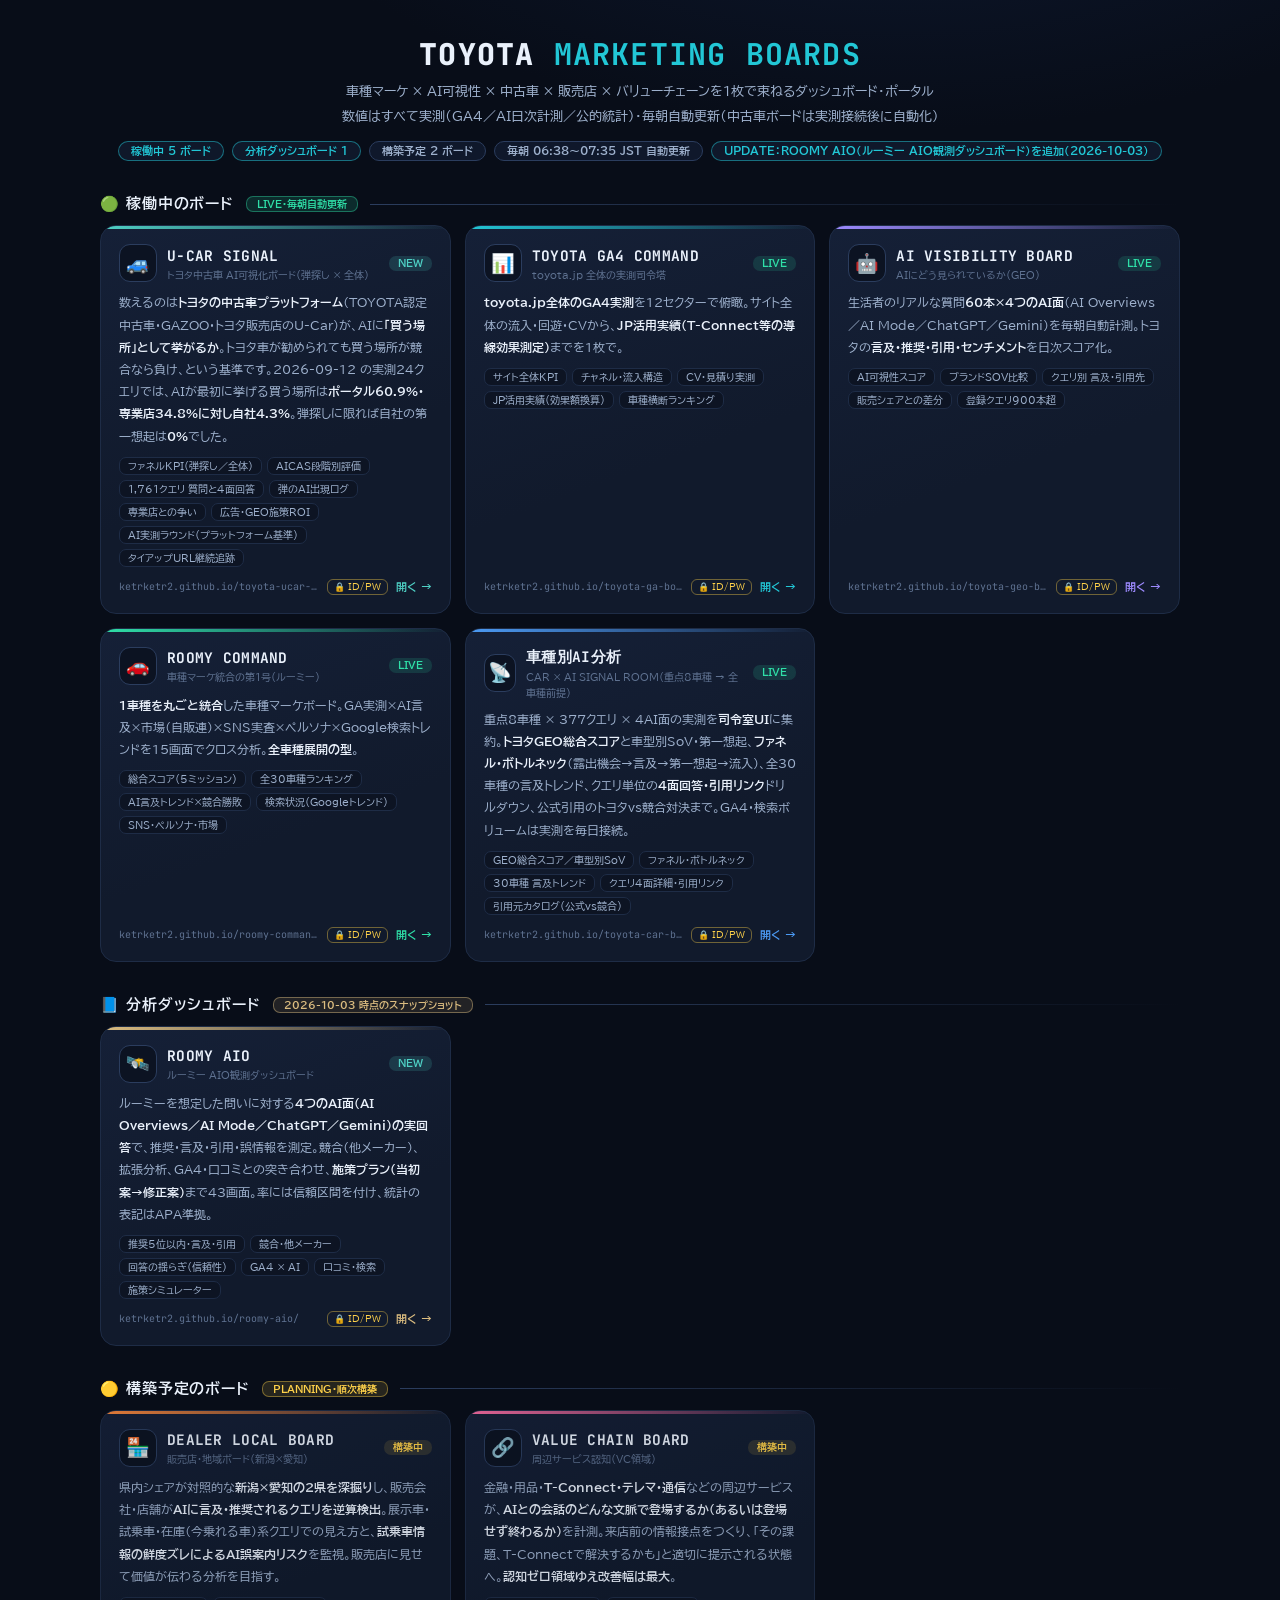
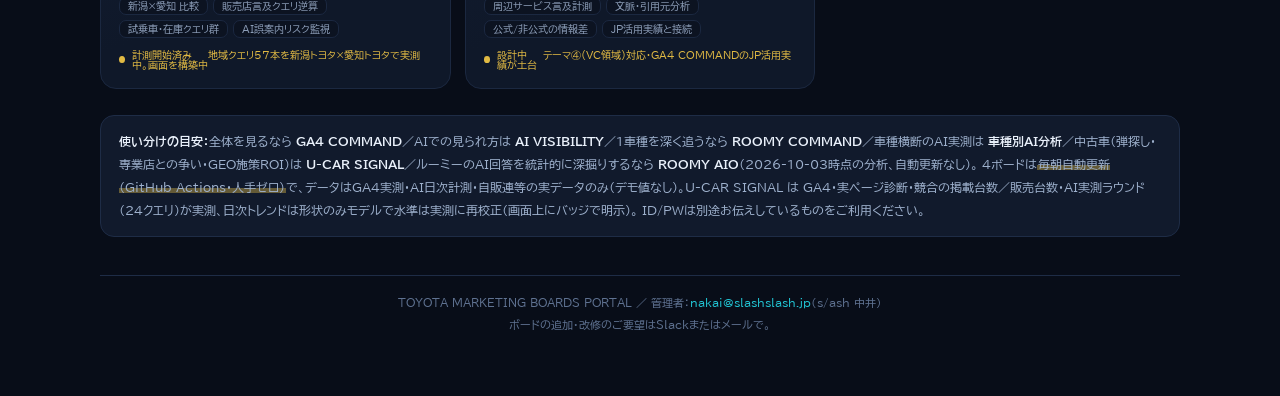
<file: index.html>
<!DOCTYPE html>
<html lang="ja">
<head>
<meta charset="UTF-8">
<meta name="viewport" content="width=device-width, initial-scale=1.0">
<meta name="robots" content="noindex,nofollow">
<title>TOYOTA MARKETING BOARDS — ダッシュボード ポータル</title>
<link rel="icon" href="data:image/svg+xml,<svg xmlns='http://www.w3.org/2000/svg' viewBox='0 0 100 100'><rect width='100' height='100' rx='24' fill='%23080D18'/><path d='M20 62 L30 40 Q33 33 41 33 L59 33 Q67 33 70 40 L80 62 Z' fill='%2322C7D6'/><rect x='16' y='58' width='68' height='14' rx='7' fill='%2322C7D6'/><circle cx='34' cy='74' r='8' fill='%23080D18' stroke='%2322C7D6' stroke-width='4'/><circle cx='66' cy='74' r='8' fill='%23080D18' stroke='%2322C7D6' stroke-width='4'/></svg>">
<link rel="preconnect" href="https://fonts.googleapis.com">
<link href="https://fonts.googleapis.com/css2?family=BIZ+UDPGothic:wght@400;700&family=JetBrains+Mono:wght@600;800&display=swap" rel="stylesheet">
<style>
:root{
--bg:#080D18;--bg2:#0C1322;--panel:#111A2C;--panel2:#152037;--line:#1E2C46;--line2:#2B3D5E;
--tx:#EAF1FB;--sub:#9EB1CD;--dim:#5F7291;
--cy:#22C7D6;--or:#FF8A3D;--gn:#2FE0A8;--yl:#FFD24A;--pk:#FF6FA5;--vi:#9E8BFF;--bl:#4C9BF5;--tl:#4FD1C5;
--mono:'JetBrains Mono',ui-monospace,monospace;
}
*{margin:0;padding:0;box-sizing:border-box}
body{background:radial-gradient(1200px 600px at 70% -10%,#0e1a33 0%,var(--bg) 55%);color:var(--tx);
font-family:'BIZ UDPGothic','BIZ UDGothic',Meiryo,sans-serif;min-height:100vh;padding:34px 20px 60px}
.wrap{max-width:1080px;margin:0 auto}
.hero{text-align:center;margin-bottom:8px}
.hero .logo{font-family:var(--mono);font-weight:800;font-size:30px;letter-spacing:.04em}
.hero .logo b{color:var(--cy)}
.hero .sub{color:var(--sub);font-size:13px;margin-top:6px;line-height:1.9}
.hero .badges{display:flex;gap:8px;justify-content:center;flex-wrap:wrap;margin-top:12px}
.hb{font-size:10.5px;font-weight:700;padding:4px 12px;border-radius:999px;border:1px solid var(--line2);color:var(--sub);background:rgba(21,32,55,.6)}
.hb.on{border-color:rgba(34,199,214,.5);color:var(--cy)}
.sec{margin:34px 0 12px;display:flex;align-items:center;gap:12px}
.sec h2{font-size:15px;letter-spacing:.06em}
.sec .ln{flex:1;height:1px;background:linear-gradient(90deg,var(--line2),transparent)}
.sec .tag{font-size:10px;font-weight:800;padding:2px 10px;border-radius:7px}
.tag.live{background:rgba(47,224,168,.14);color:var(--gn);border:1px solid rgba(47,224,168,.4)}
.tag.wip{background:rgba(255,210,74,.12);color:var(--yl);border:1px solid rgba(255,210,74,.4)}
.tag.snap{background:rgba(220,189,128,.12);color:#DCBD80;border:1px solid rgba(220,189,128,.45)}
.grid{display:grid;grid-template-columns:repeat(3,1fr);gap:14px}
@media(max-width:900px){.grid{grid-template-columns:1fr}}
.card{background:linear-gradient(160deg,var(--panel2) 0%,var(--panel) 60%);border:1px solid var(--line);
border-radius:16px;padding:18px;position:relative;overflow:hidden;display:flex;flex-direction:column;
transition:transform .2s,box-shadow .2s,border-color .2s}
a.card{text-decoration:none;color:inherit}
a.card:hover{transform:translateY(-4px);border-color:var(--ac);box-shadow:0 14px 34px rgba(0,0,0,.45),0 0 0 1px var(--ac) inset}
.card::before{content:'';position:absolute;top:0;left:0;right:0;height:3px;background:linear-gradient(90deg,var(--ac),transparent)}
.ch{display:flex;align-items:center;gap:10px;margin-bottom:9px}
.ico{width:38px;height:38px;border-radius:11px;display:grid;place-items:center;font-size:19px;background:var(--bg2);border:1px solid var(--line2)}
.ct b{display:block;font-family:var(--mono);font-size:14.5px;letter-spacing:.02em}
.ct span{font-size:10px;color:var(--dim)}
.st{margin-left:auto;font-size:9.5px;font-weight:800;padding:3px 9px;border-radius:7px;white-space:nowrap}
.st.live{background:rgba(47,224,168,.14);color:var(--gn)}
.st.new{background:rgba(79,209,197,.16);color:var(--tl)}
.st.wip{background:rgba(255,210,74,.12);color:var(--yl)}
.ds{font-size:12px;color:var(--sub);line-height:1.85;margin-bottom:10px}
.ds b{color:var(--tx)}
.feats{display:flex;flex-wrap:wrap;gap:5px;margin-bottom:12px}
.ft{font-size:10px;color:var(--sub);background:rgba(12,19,34,.85);border:1px solid var(--line);border-radius:7px;padding:3px 8px}
.cf{margin-top:auto;display:flex;align-items:center;gap:8px;font-size:11px}
.url{font-family:var(--mono);font-size:10px;color:var(--dim);overflow:hidden;text-overflow:ellipsis;white-space:nowrap;flex:1}
.go{font-weight:800;color:var(--ac);white-space:nowrap}
.lock{font-size:9px;color:var(--yl);border:1px solid rgba(255,210,74,.4);border-radius:6px;padding:2px 6px;white-space:nowrap}
.wipcard{opacity:.88}
.wipcard .wiptag{font-size:10px;color:var(--yl);margin-top:auto;display:flex;align-items:center;gap:7px}
.pulse{width:7px;height:7px;border-radius:50%;background:var(--yl);animation:pl 1.6s infinite}
@keyframes pl{0%,100%{opacity:1;transform:scale(1)}50%{opacity:.35;transform:scale(.75)}}
.foot{margin-top:38px;border-top:1px solid var(--line);padding-top:16px;font-size:11px;color:var(--dim);line-height:2;text-align:center}
.foot a{color:var(--cy);text-decoration:none}
.mapnote{background:var(--panel);border:1px solid var(--line);border-radius:14px;padding:14px 18px;margin-top:26px;font-size:11.5px;color:var(--sub);line-height:2}
.mapnote b{color:var(--tx)}
.mapnote .hl{background:linear-gradient(transparent 58%,rgba(255,210,74,.35) 58%);padding:0 1px}
</style>
</head>
<body>
<div class="wrap">
<div class="hero">
<div class="logo">TOYOTA <b>MARKETING BOARDS</b></div>
<div class="sub">車種マーケ × AI可視性 × 中古車 × 販売店 × バリューチェーンを1枚で束ねるダッシュボード・ポータル<br>数値はすべて実測（GA4／AI日次計測／公的統計）・毎朝自動更新（中古車ボードは実測接続後に自動化）</div>
<div class="badges">
<span class="hb on">稼働中 5 ボード</span><span class="hb on">分析ダッシュボード 1</span><span class="hb">構築予定 2 ボード</span><span class="hb">毎朝 06:38〜07:35 JST 自動更新</span><span class="hb on">UPDATE：ROOMY AIO（ルーミー AIO観測ダッシュボード）を追加（2026-10-03）</span>
</div>
</div>


<div class="sec"><h2>🟢 稼働中のボード</h2><span class="tag live">LIVE・毎朝自動更新</span><span class="ln"></span></div>
<div class="grid">

<a class="card" style="--ac:var(--tl)" href="https://ketrketr2.github.io/toyota-ucar-board/" target="_blank" rel="noopener">
<div class="ch"><div class="ico">🚙</div><div class="ct"><b>U-CAR SIGNAL</b><span>トヨタ中古車 AI可視化ボード（弾探し × 全体）</span></div><span class="st new">NEW</span></div>
<div class="ds">数えるのは<b>トヨタの中古車プラットフォーム</b>（TOYOTA認定中古車・GAZOO・トヨタ販売店のU-Car）が、AIに<b>「買う場所」として挙がるか</b>。トヨタ車が勧められても買う場所が競合なら負け、という基準です。2026-09-12 の実測24クエリでは、AIが最初に挙げる買う場所は<b>ポータル60.9%・専業店34.8%に対し自社4.3%</b>。弾探しに限れば自社の第一想起は<b>0%</b>でした。</div>
<div class="feats"><span class="ft">ファネルKPI（弾探し／全体）</span><span class="ft">AICAS段階別評価</span><span class="ft">1,761クエリ 質問と4面回答</span><span class="ft">弾のAI出現ログ</span><span class="ft">専業店との争い</span><span class="ft">広告・GEO施策ROI</span><span class="ft">AI実測ラウンド（プラットフォーム基準）</span><span class="ft">タイアップURL継続追跡</span></div>
<div class="cf"><span class="url">ketrketr2.github.io/toyota-ucar-board/</span><span class="lock">🔒 ID/PW</span><span class="go">開く →</span></div>
</a>

<a class="card" style="--ac:var(--cy)" href="https://ketrketr2.github.io/toyota-ga-board/" target="_blank" rel="noopener">
<div class="ch"><div class="ico">📊</div><div class="ct"><b>TOYOTA GA4 COMMAND</b><span>toyota.jp 全体の実測司令塔</span></div><span class="st live">LIVE</span></div>
<div class="ds"><b>toyota.jp全体のGA4実測</b>を12セクターで俯瞰。サイト全体の流入・回遊・CVから、<b>JP活用実績（T-Connect等の導線効果測定）</b>までを1枚で。</div>
<div class="feats"><span class="ft">サイト全体KPI</span><span class="ft">チャネル・流入構造</span><span class="ft">CV・見積り実測</span><span class="ft">JP活用実績（効果額換算）</span><span class="ft">車種横断ランキング</span></div>
<div class="cf"><span class="url">ketrketr2.github.io/toyota-ga-board/</span><span class="lock">🔒 ID/PW</span><span class="go">開く →</span></div>
</a>

<a class="card" style="--ac:var(--vi)" href="https://ketrketr2.github.io/toyota-geo-board/" target="_blank" rel="noopener">
<div class="ch"><div class="ico">🤖</div><div class="ct"><b>AI VISIBILITY BOARD</b><span>AIにどう見られているか（GEO）</span></div><span class="st live">LIVE</span></div>
<div class="ds">生活者のリアルな質問<b>60本×4つのAI面</b>（AI Overviews／AI Mode／ChatGPT／Gemini）を毎朝自動計測。トヨタの<b>言及・推奨・引用・センチメント</b>を日次スコア化。</div>
<div class="feats"><span class="ft">AI可視性スコア</span><span class="ft">ブランドSOV比較</span><span class="ft">クエリ別 言及・引用先</span><span class="ft">販売シェアとの差分</span><span class="ft">登録クエリ900本超</span></div>
<div class="cf"><span class="url">ketrketr2.github.io/toyota-geo-board/</span><span class="lock">🔒 ID/PW</span><span class="go">開く →</span></div>
</a>

<a class="card" style="--ac:var(--gn)" href="https://ketrketr2.github.io/roomy-command/" target="_blank" rel="noopener">
<div class="ch"><div class="ico">🚗</div><div class="ct"><b>ROOMY COMMAND</b><span>車種マーケ統合の第1号（ルーミー）</span></div><span class="st live">LIVE</span></div>
<div class="ds"><b>1車種を丸ごと統合</b>した車種マーケボード。GA実測×AI言及×市場（自販連）×SNS実査×ペルソナ×Google検索トレンドを15画面でクロス分析。<b>全車種展開の型</b>。</div>
<div class="feats"><span class="ft">総合スコア（5ミッション）</span><span class="ft">全30車種ランキング</span><span class="ft">AI言及トレンド×競合勝敗</span><span class="ft">検索状況（Googleトレンド）</span><span class="ft">SNS・ペルソナ・市場</span></div>
<div class="cf"><span class="url">ketrketr2.github.io/roomy-command/</span><span class="lock">🔒 ID/PW</span><span class="go">開く →</span></div>
</a>

<a class="card" style="--ac:var(--bl)" href="https://ketrketr2.github.io/toyota-car-board/signal.html" target="_blank" rel="noopener">
<div class="ch"><div class="ico">📡</div><div class="ct"><b>車種別AI分析</b><span>CAR × AI SIGNAL ROOM（重点8車種 → 全車種前提）</span></div><span class="st live">LIVE</span></div>
<div class="ds">重点8車種 × 377クエリ × 4AI面の実測を<b>司令室UI</b>に集約。<b>トヨタGEO総合スコア</b>と車型別SoV・第一想起、<b>ファネル・ボトルネック</b>（露出機会→言及→第一想起→流入）、全30車種の言及トレンド、クエリ単位の<b>4面回答・引用リンク</b>ドリルダウン、公式引用のトヨタvs競合対決まで。GA4・検索ボリュームは実測を毎日接続。</div>
<div class="feats"><span class="ft">GEO総合スコア／車型別SoV</span><span class="ft">ファネル・ボトルネック</span><span class="ft">30車種 言及トレンド</span><span class="ft">クエリ4面詳細・引用リンク</span><span class="ft">引用元カタログ（公式vs競合）</span></div>
<div class="cf"><span class="url">ketrketr2.github.io/toyota-car-board/signal.html</span><span class="lock">🔒 ID/PW</span><span class="go">開く →</span></div>
</a>
</div>

<div class="sec"><h2>📘 分析ダッシュボード</h2><span class="tag snap">2026-10-03 時点のスナップショット</span><span class="ln"></span></div>
<div class="grid">

<a class="card" style="--ac:#DCBD80" href="https://ketrketr2.github.io/roomy-aio/" target="_blank" rel="noopener">
<div class="ch"><div class="ico">🛰️</div><div class="ct"><b>ROOMY AIO</b><span>ルーミー AIO観測ダッシュボード</span></div><span class="st new">NEW</span></div>
<div class="ds">ルーミーを想定した問いに対する<b>4つのAI面（AI Overviews／AI Mode／ChatGPT／Gemini）の実回答</b>で、推奨・言及・引用・誤情報を測定。競合（他メーカー）、拡張分析、GA4・口コミとの突き合わせ、<b>施策プラン（当初案→修正案）</b>まで43画面。率には信頼区間を付け、統計の表記はAPA準拠。</div>
<div class="feats"><span class="ft">推奨5位以内・言及・引用</span><span class="ft">競合・他メーカー</span><span class="ft">回答の揺らぎ（信頼性）</span><span class="ft">GA4 × AI</span><span class="ft">口コミ・検索</span><span class="ft">施策シミュレーター</span></div>
<div class="cf"><span class="url">ketrketr2.github.io/roomy-aio/</span><span class="lock">🔒 ID/PW</span><span class="go">開く →</span></div>
</a>
</div>

<div class="sec"><h2>🟡 構築予定のボード</h2><span class="tag wip">PLANNING・順次構築</span><span class="ln"></span></div>
<div class="grid">

<div class="card wipcard" style="--ac:var(--or)">
<div class="ch"><div class="ico">🏪</div><div class="ct"><b>DEALER LOCAL BOARD</b><span>販売店・地域ボード（新潟×愛知）</span></div><span class="st wip">構築中</span></div>
<div class="ds">県内シェアが対照的な<b>新潟×愛知の2県を深掘り</b>し、販売会社・店舗が<b>AIに言及・推奨されるクエリを逆算検出</b>。展示車・試乗車・在庫（今乗れる車）系クエリでの見え方と、<b>試乗車情報の鮮度ズレによるAI誤案内リスク</b>を監視。販売店に見せて価値が伝わる分析を目指す。</div>
<div class="feats"><span class="ft">新潟×愛知 比較</span><span class="ft">販売店言及クエリ逆算</span><span class="ft">試乗車・在庫クエリ群</span><span class="ft">AI誤案内リスク監視</span></div>
<div class="wiptag"><span class="pulse"></span>計測開始済み — 地域クエリ57本を新潟トヨタ×愛知トヨタで実測中。画面を構築中</div>
</div>

<div class="card wipcard" style="--ac:var(--pk)">
<div class="ch"><div class="ico">🔗</div><div class="ct"><b>VALUE CHAIN BOARD</b><span>周辺サービス認知（VC領域）</span></div><span class="st wip">構築中</span></div>
<div class="ds">金融・用品・<b>T-Connect・テレマ・通信</b>などの周辺サービスが、<b>AIとの会話のどんな文脈で登場するか（あるいは登場せず終わるか）</b>を計測。来店前の情報接点をつくり、「その課題、T-Connectで解決するかも」と適切に提示される状態へ。<b>認知ゼロ領域ゆえ改善幅は最大</b>。</div>
<div class="feats"><span class="ft">周辺サービス言及計測</span><span class="ft">文脈・引用元分析</span><span class="ft">公式/非公式の情報差</span><span class="ft">JP活用実績と接続</span></div>
<div class="wiptag"><span class="pulse"></span>設計中 — テーマ④（VC領域）対応・GA4 COMMANDのJP活用実績が土台</div>
</div>
</div>

<div class="mapnote">
<b>使い分けの目安：</b>全体を見るなら <b>GA4 COMMAND</b>／AIでの見られ方は <b>AI VISIBILITY</b>／1車種を深く追うなら <b>ROOMY COMMAND</b>／車種横断のAI実測は <b>車種別AI分析</b>／中古車（弾探し・専業店との争い・GEO施策ROI）は <b>U-CAR SIGNAL</b>／ルーミーのAI回答を統計的に深掘りするなら <b>ROOMY AIO</b>（2026-10-03時点の分析、自動更新なし）。
4ボードは<span class="hl">毎朝自動更新（GitHub Actions・人手ゼロ）</span>で、データはGA4実測・AI日次計測・自販連等の実データのみ（デモ値なし）。U-CAR SIGNAL は GA4・実ページ診断・競合の掲載台数／販売台数・AI実測ラウンド（24クエリ）が実測、日次トレンドは形状のみモデルで水準は実測に再校正（画面上にバッジで明示）。
ID/PWは別途お伝えしているものをご利用ください。
</div>

<div class="foot">
TOYOTA MARKETING BOARDS PORTAL ／ 管理者：<a href="mailto:nakai@slashslash.jp">nakai@slashslash.jp</a>（s/ash 中井）<br>
ボードの追加・改修のご要望はSlackまたはメールで。
</div>
</div>
</body>
</html>
</file>
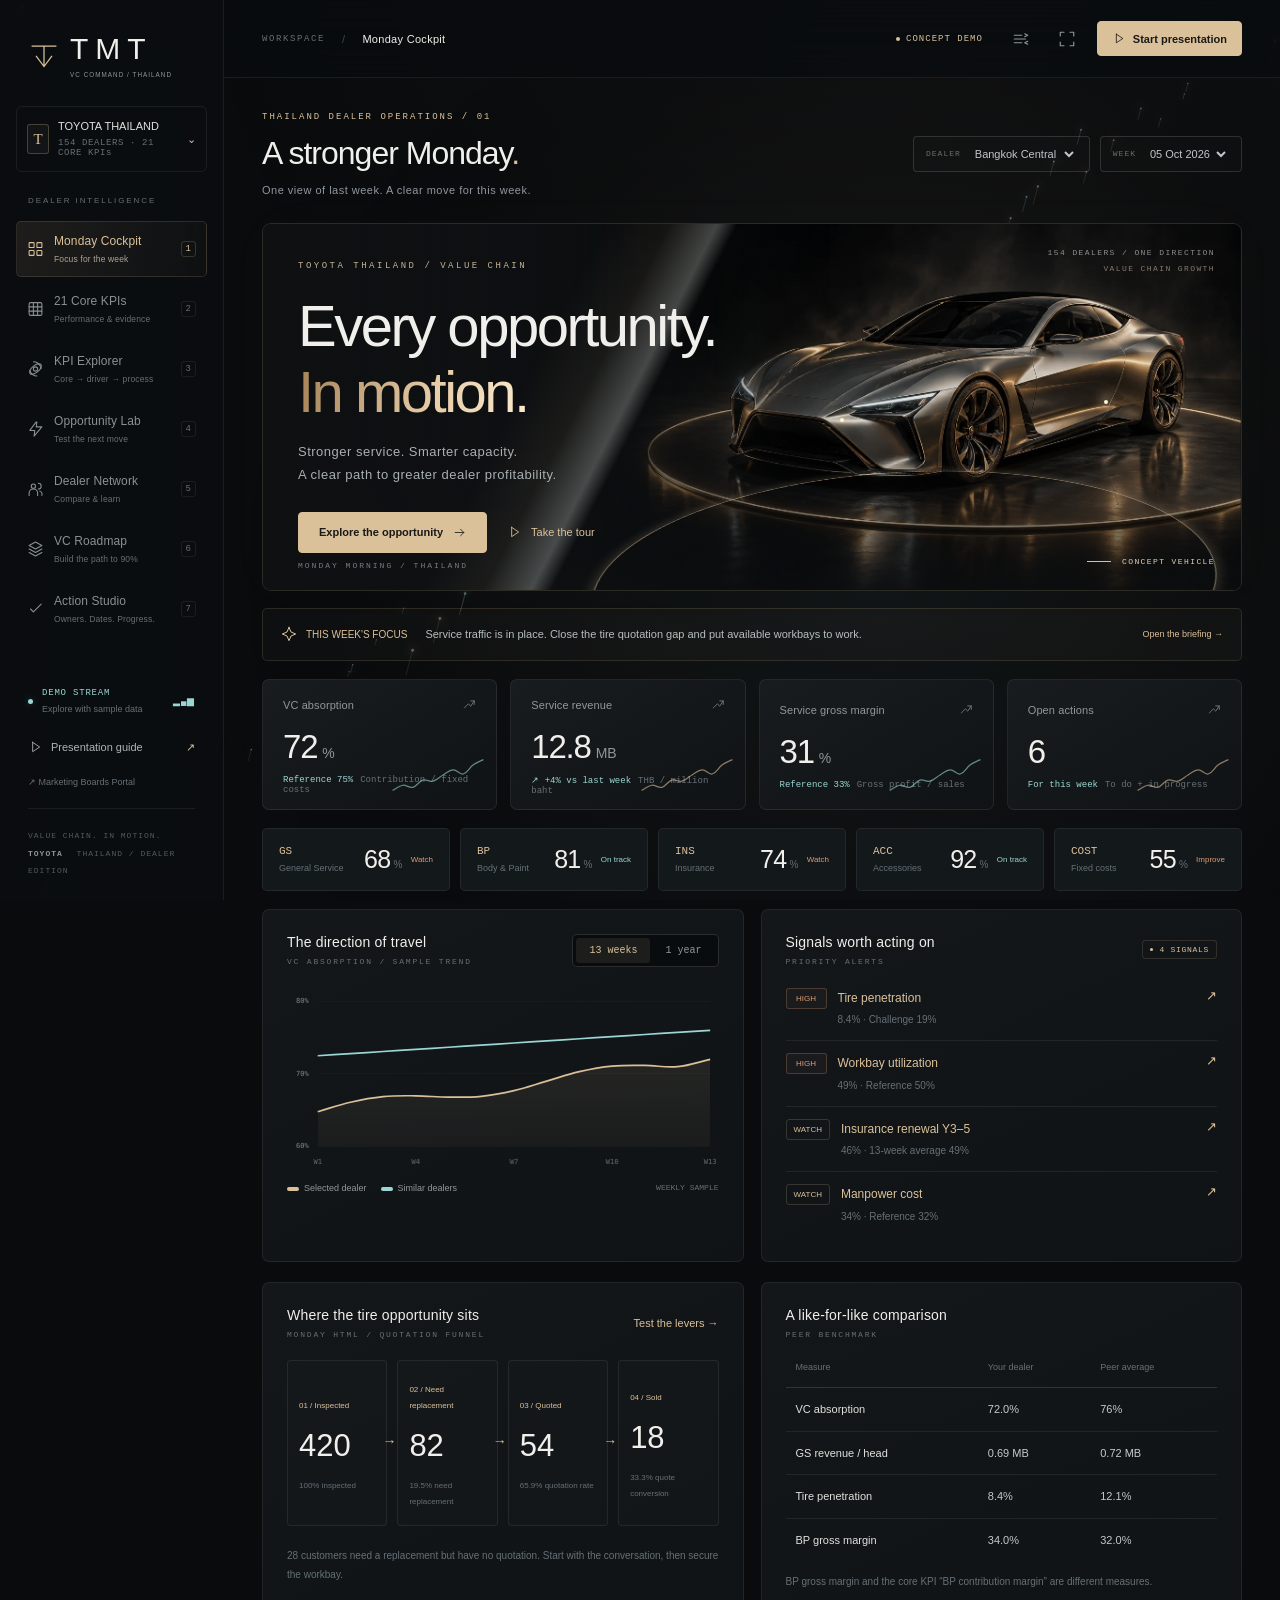
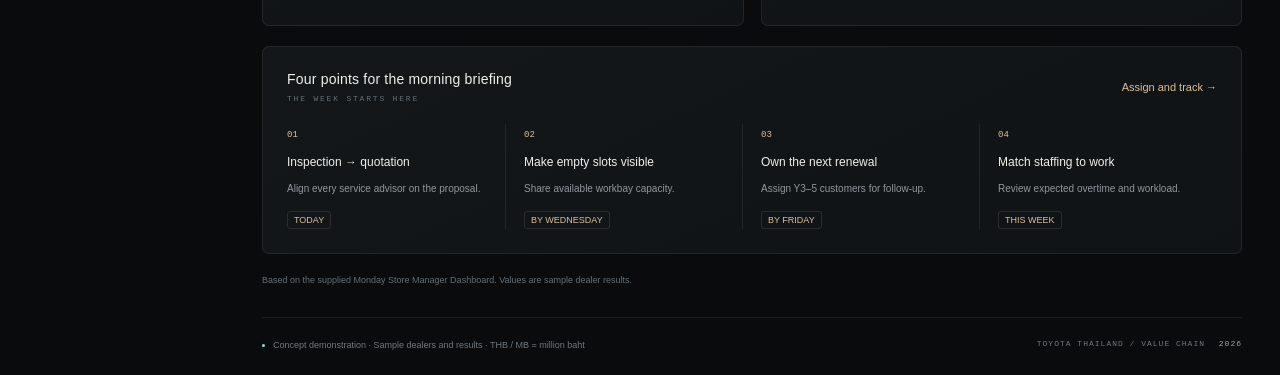
<file: nexus/index.html>
<!doctype html><html lang="en"><head><meta charset="utf-8"><meta name="viewport" content="width=device-width,initial-scale=1"><meta name="robots" content="noindex"><title>TMT VC COMMAND — Toyota Thailand</title><link rel="canonical" href="https://ketrketr2.github.io/tmt-vc/"><script>location.replace('/tmt-vc/?v=en-3'+(new URLSearchParams(location.search).get('present')==='1'?'&present=1':'')+location.hash);</script><style>body{background:#090b0d;color:#dbc19a;font:18px Arial;padding:12vh 10vw}a{color:inherit}</style></head><body><p>TMT VC COMMAND</p><a href="/tmt-vc/?v=en-3">Continue to the Toyota Thailand dealer workspace →</a></body></html>
</file>
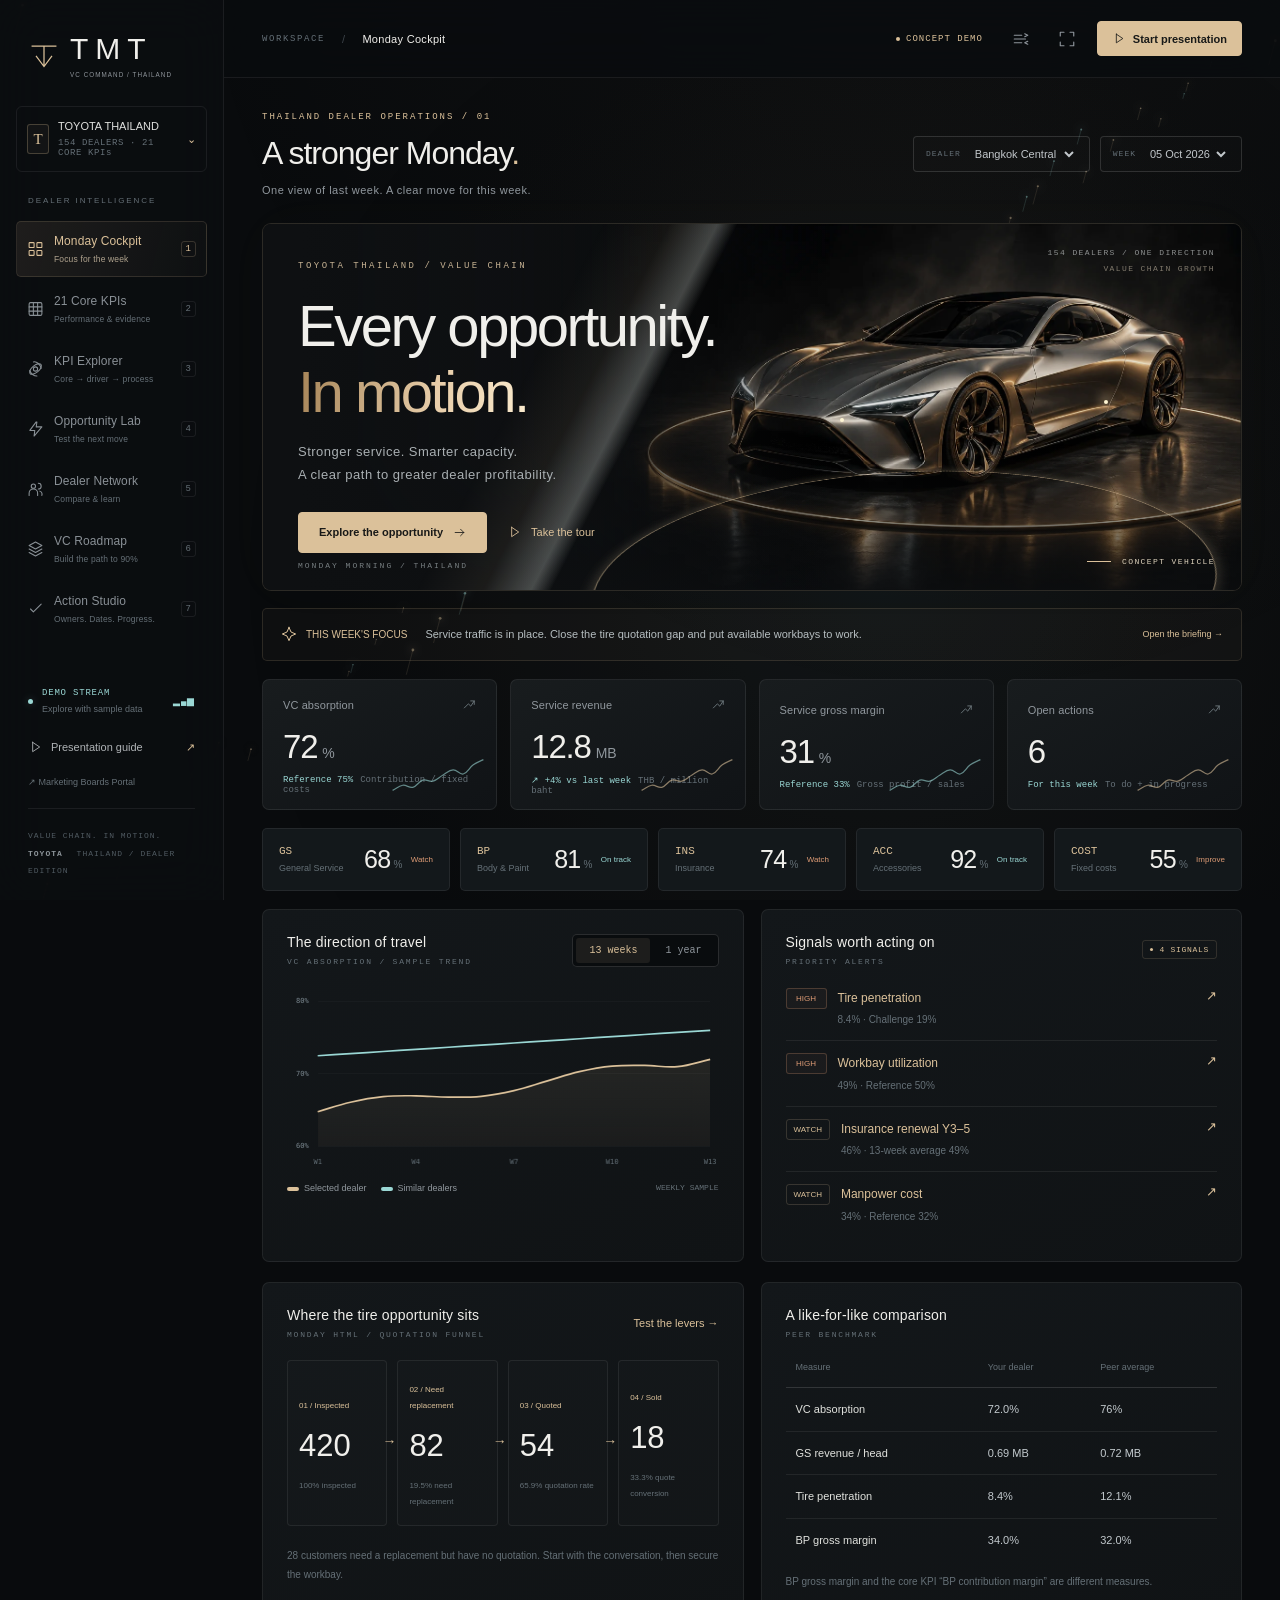
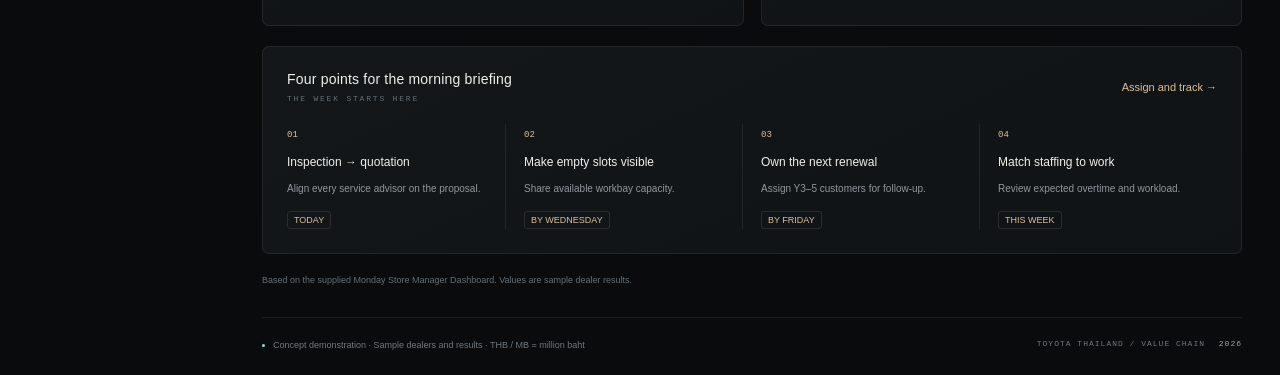
<file: tmt-vc/index.html>
<!doctype html>
<html lang="en">
<head>
<meta charset="utf-8"><meta name="viewport" content="width=device-width,initial-scale=1"><meta name="theme-color" content="#090b0d"><meta name="robots" content="noindex,nofollow">
<meta name="description" content="TMT VC COMMAND — Toyota Thailand dealer value-chain performance. Explore 21 core KPIs, follow the process tree and turn opportunities into action.">
<title>TMT VC COMMAND — Toyota Thailand</title>
<link rel="icon" href="data:image/svg+xml,%3Csvg xmlns='http://www.w3.org/2000/svg' viewBox='0 0 64 64'%3E%3Crect width='64' height='64' rx='14' fill='%23090b0d'/%3E%3Cpath d='M14 17h36M32 17v32' fill='none' stroke='%23dbc19a' stroke-width='5'/%3E%3C/svg%3E">
<link rel="stylesheet" href="assets/styles.css?v=en-3"><script src="assets/chart.umd.js" defer></script><script src="assets/data.js?v=en-3" defer></script><script src="assets/tree.js?v=en-3" defer></script><script src="assets/effects.js?v=en-3" defer></script><script src="assets/app.js?v=en-3" defer></script>
</head>
<body>
<a href="#main" class="skip-link">Skip to main content</a>
<div id="intro" class="intro" aria-hidden="true"><div class="intro-mark">TMT<span>VALUE CHAIN. IN MOTION.</span></div><div class="intro-line"></div></div><div class="ambient" aria-hidden="true"></div>
<aside class="sidebar">
<a class="brand" href="#overview" aria-label="TMT VC Command home"><svg viewBox="0 0 36 36" class="brand-mark"><path d="M4 8h28M18 8v23M9 19l9 12 9-12"/></svg><span>TMT<small>VC COMMAND / THAILAND</small></span></a>
<div class="workspace"><span class="workspace-icon">T</span><div>TOYOTA THAILAND<small>154 DEALERS · 21 CORE KPIs</small></div><span class="small-gold">⌄</span></div>
<div class="nav-label">DEALER INTELLIGENCE</div>
<nav id="navigation" aria-label="Main navigation">
<button class="nav-item active" data-view="overview"><span class="nav-icon" data-icon="grid"></span><span>Monday Cockpit<small>Focus for the week</small></span><span class="nav-key">1</span></button>
<button class="nav-item" data-view="matrix"><span class="nav-icon" data-icon="matrix"></span><span>21 Core KPIs<small>Performance & evidence</small></span><span class="nav-key">2</span></button>
<button class="nav-item" data-view="tree"><span class="nav-icon" data-icon="orbit"></span><span>KPI Explorer<small>Core → driver → process</small></span><span class="nav-key">3</span></button>
<button class="nav-item" data-view="drivers"><span class="nav-icon" data-icon="bolt"></span><span>Opportunity Lab<small>Test the next move</small></span><span class="nav-key">4</span></button>
<button class="nav-item" data-view="network"><span class="nav-icon" data-icon="users"></span><span>Dealer Network<small>Compare & learn</small></span><span class="nav-key">5</span></button>
<button class="nav-item" data-view="vc"><span class="nav-icon" data-icon="layers"></span><span>VC Roadmap<small>Build the path to 90%</small></span><span class="nav-key">6</span></button>
<button class="nav-item" data-view="actions"><span class="nav-icon" data-icon="check"></span><span>Action Studio<small>Owners. Dates. Progress.</small></span><span class="nav-key">7</span></button>
</nav>
<div class="sidebar-bottom"><div class="connection"><i class="pulse-dot"></i><span>DEMO STREAM<small>Explore with sample data</small></span><span class="signal-bars">▂▄▆</span></div><button class="brief-button" id="guideButton"><span data-icon="play"></span>Presentation guide<span>↗</span></button><a class="portal-link" href="https://ketrketr2.github.io/">↗ Marketing Boards Portal</a><div class="signature">VALUE CHAIN. IN MOTION.<br><b>TOYOTA</b> THAILAND / DEALER EDITION</div></div>
</aside>
<div class="shell"><header class="topbar"><div class="breadcrumb"><span class="desktop-only">WORKSPACE</span><span class="slash desktop-only">/</span><strong id="breadcrumb">Monday Cockpit</strong></div><div class="top-actions"><span class="demo-tag"><i></i> CONCEPT DEMO</span><button class="icon-button" id="motionButton" aria-label="Pause motion" title="Toggle motion" data-icon="motion"></button><button class="icon-button" id="fullscreenButton" aria-label="Enter full screen" title="Full screen" data-icon="expand"></button><button class="gold-button small" id="tourButton"><span data-icon="play"></span>Start presentation</button></div></header>
<main id="main" tabindex="-1"><div class="page-heading"><div><p class="eyebrow" id="pageEyebrow"></p><h1 id="pageTitle"></h1><p class="page-subtitle" id="pageSubtitle"></p></div><div class="context-control"><label><span>DEALER</span><select id="storeSelect" aria-label="Dealer"><option value="BKK-001">Bangkok Central</option><option value="CNX-001">Chiang Mai North</option><option value="KKN-001">Khon Kaen East</option><option value="HKT-001">Phuket South</option></select></label><label><span>WEEK</span><select id="periodSelect" aria-label="Reporting week"><option value="2026-10-05">05 Oct 2026</option><option value="2026-09-28">28 Sep 2026</option><option value="2026-09-21">21 Sep 2026</option></select></label></div></div><div id="viewRoot"></div><footer class="page-footer"><span><i class="tiny-dot"></i> Concept demonstration · Sample dealers and results · THB / MB = million baht</span><span>TOYOTA THAILAND / VALUE CHAIN <b>2026</b></span></footer></main></div>
<div class="drawer-backdrop" id="drawerBackdrop" hidden></div><aside class="detail-drawer" id="detailDrawer" role="dialog" aria-modal="true" aria-label="Details" hidden><button class="drawer-close icon-button" aria-label="Close details" id="drawerClose" data-icon="close"></button><div id="drawerContent"></div></aside>
<div class="tour-bar" id="tourBar" hidden><div class="tour-progress" id="tourProgress"></div><div class="tour-copy"><span id="tourStep">01 / 07</span><div><strong id="tourTitle"></strong><p id="tourCaption"></p></div></div><div class="tour-controls"><button id="tourPrev" aria-label="Previous scene">←</button><button id="tourPause" aria-label="Pause tour">Ⅱ</button><button id="tourNext" aria-label="Next scene">→</button><button id="tourEnd" aria-label="End tour" data-icon="close"></button></div></div>
<div class="toast" id="toast" role="status"></div><noscript><div class="noscript">Enable JavaScript to explore this interactive dashboard.</div></noscript>
</body></html>
</file>
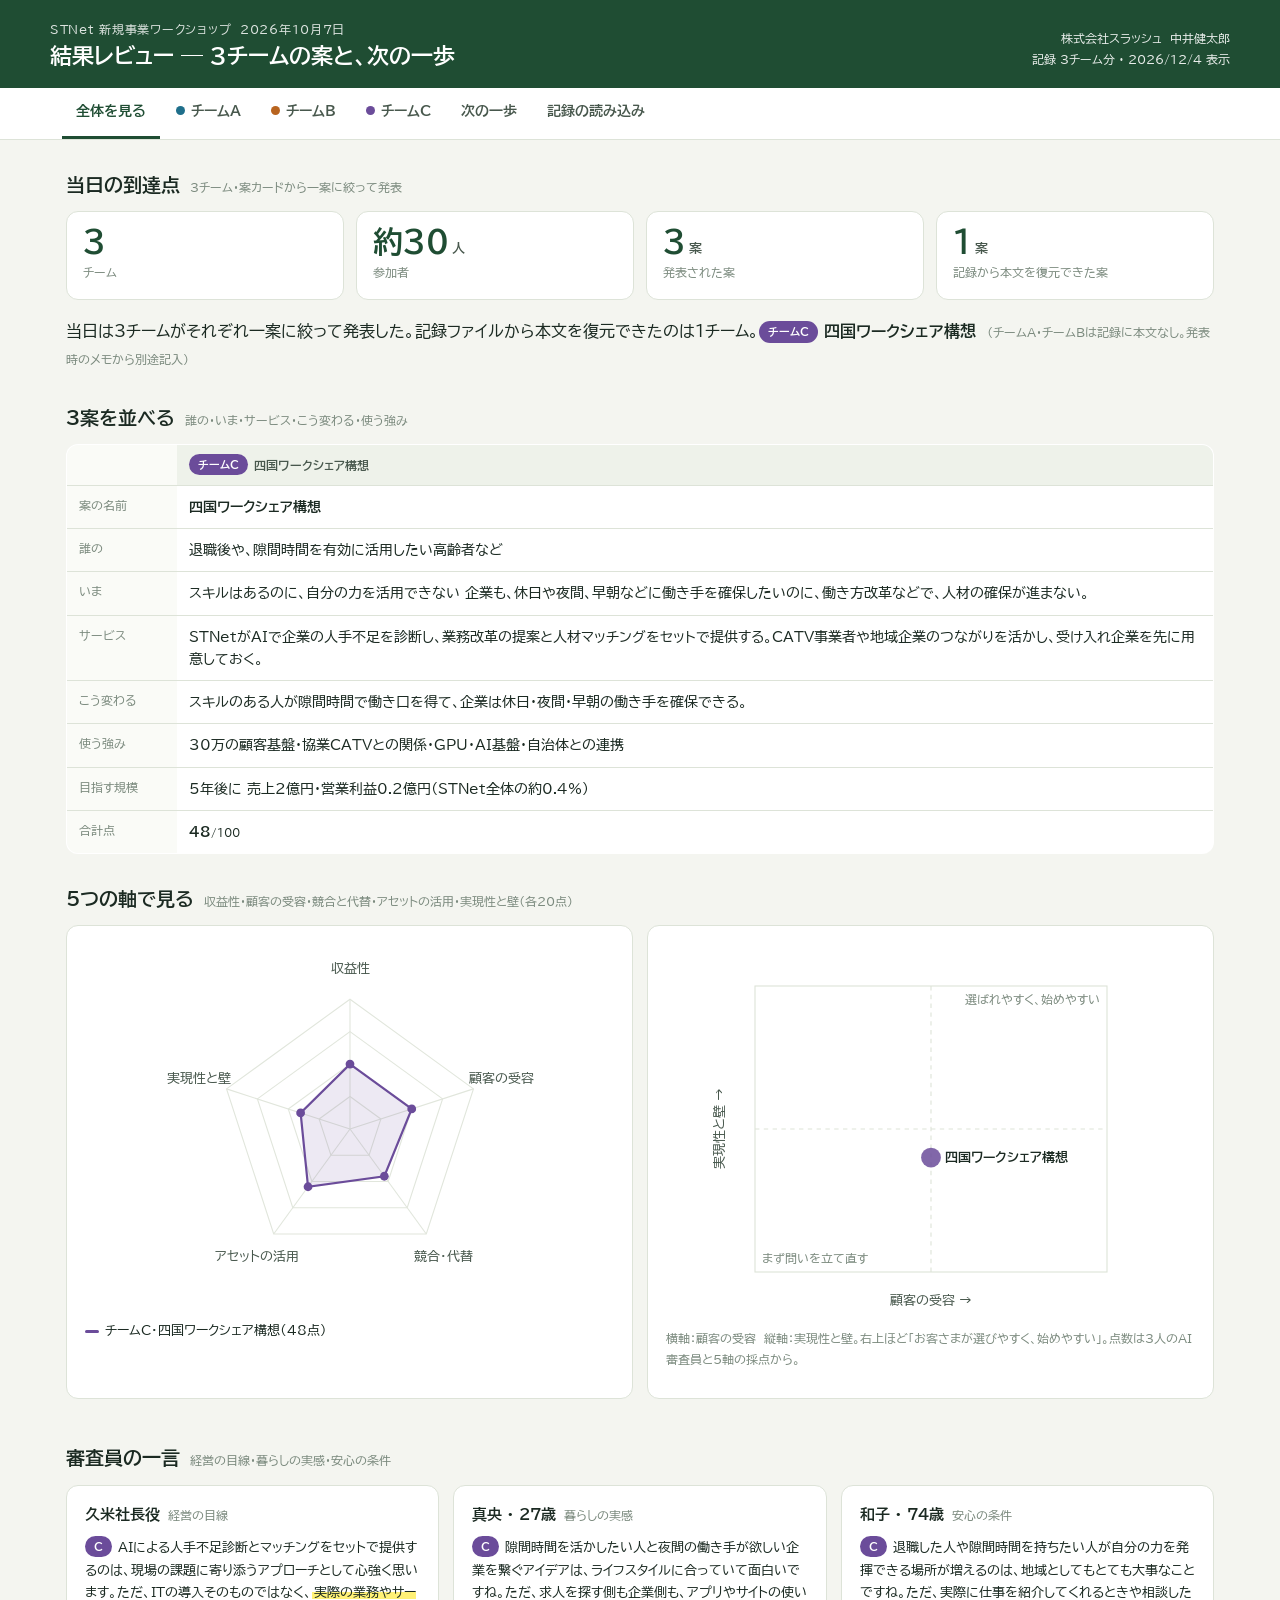
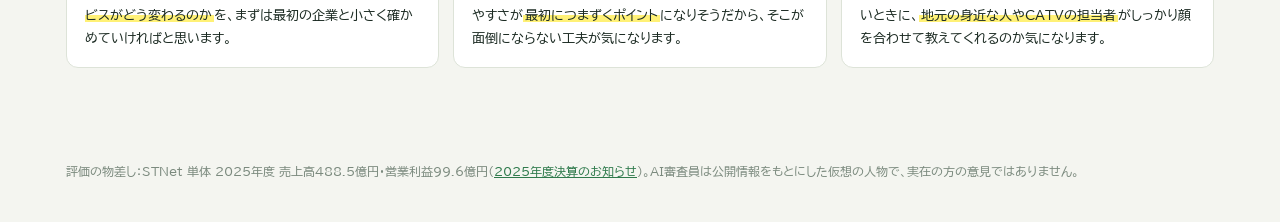
<file: stnet/review/index.html>
<!doctype html>
<html lang="ja"><head><meta charset="utf-8"><meta name="viewport" content="width=device-width,initial-scale=1"><meta name="robots" content="noindex">
<title>STNet 新規事業ワークショップ 2026.10.7 — 結果レビュー</title>
<link rel="preconnect" href="https://fonts.googleapis.com"><link href="https://fonts.googleapis.com/css2?family=BIZ+UDPGothic:wght@400;700&display=swap" rel="stylesheet">
<style>
:root{--ink:#1b2a22;--ink2:#48584d;--mute:#7b8a7e;--line:#dde3d8;--bg:#f4f5f0;--card:#ffffff;--brand:#1f4d33;--brand2:#2f7a4c;--hl:#fff176;--a:#1f6f8b;--b:#b8641f;--c:#6b4c9a;--good:#1f7a3f;--warn:#9a6b00;--bad:#b3261e}
*{box-sizing:border-box}html{scroll-behavior:smooth}
body{margin:0;background:var(--bg);color:var(--ink);font-family:"BIZ UDPGothic","BIZ UDGothic","Hiragino Sans","Noto Sans JP",sans-serif;font-size:15px;line-height:1.75}
a{color:var(--brand2)}
mark{background:linear-gradient(transparent 45%,var(--hl) 45%);padding:0 2px;color:inherit}
header.top{background:var(--brand);color:#fff;padding:22px 24px 18px}
header.top .wrap{max-width:1180px;margin:0 auto;display:flex;flex-wrap:wrap;align-items:flex-end;gap:10px 28px}
header.top h1{margin:0;font-size:22px;line-height:1.3}header.top h1 small{display:block;font-size:12px;font-weight:400;opacity:.85;margin-bottom:4px;letter-spacing:.06em}
header.top .meta{font-size:12px;opacity:.9;margin-left:auto;text-align:right}
nav.tabs{position:sticky;top:0;z-index:5;background:#fff;border-bottom:1px solid var(--line)}
nav.tabs .wrap{max-width:1180px;margin:0 auto;display:flex;gap:2px;overflow-x:auto;padding:0 12px}
nav.tabs button{font:inherit;font-size:13.5px;font-weight:700;background:none;border:0;border-bottom:3px solid transparent;padding:12px 14px;cursor:pointer;color:var(--ink2);white-space:nowrap}
nav.tabs button.on{color:var(--brand);border-bottom-color:var(--brand)}
nav.tabs button .dot{display:inline-block;width:9px;height:9px;border-radius:50%;margin-right:6px;vertical-align:1px}
main{max-width:1180px;margin:0 auto;padding:24px 16px 80px}
section.view{display:none}section.view.on{display:block}
h2{font-size:19px;margin:28px 0 10px;display:flex;align-items:baseline;gap:10px}h2 small{font-size:12px;font-weight:400;color:var(--mute)}
h2:first-child{margin-top:4px}
.lead{margin:0 0 14px;font-size:15.5px}
.tiles{display:grid;grid-template-columns:repeat(auto-fit,minmax(170px,1fr));gap:12px;margin:0 0 18px}
.tile{background:var(--card);border:1px solid var(--line);border-radius:12px;padding:14px 16px}
.tile b{display:block;font:700 30px/1.1 "BIZ UDPGothic",sans-serif;color:var(--brand)}.tile b small{font-size:13px;color:var(--ink2);margin-left:3px}
.tile span{font-size:12px;color:var(--mute)}
.card{background:var(--card);border:1px solid var(--line);border-radius:12px;padding:16px 18px;margin:0 0 14px}
.grid2{display:grid;grid-template-columns:1fr 1fr;gap:14px}.grid3{display:grid;grid-template-columns:repeat(3,1fr);gap:14px}
@media(max-width:860px){.grid2,.grid3{grid-template-columns:1fr}}
#cmp{overflow:auto}table.cmp{width:100%;min-width:720px;border-collapse:collapse;background:var(--card);border:1px solid var(--line);border-radius:12px;overflow:hidden;font-size:13.5px}
table.cmp th{background:#eef2ea;text-align:left;padding:9px 12px;font-size:12px;color:var(--ink2);border-bottom:1px solid var(--line);vertical-align:top}
table.cmp td{padding:10px 12px;border-bottom:1px solid var(--line);vertical-align:top;line-height:1.65}
table.cmp td:first-child,table.cmp th:first-child{width:110px;color:var(--mute);font-size:12px;background:#fafbf7}
.teamtag{display:inline-block;font-size:11px;font-weight:700;color:#fff;border-radius:99px;padding:1px 9px;margin-right:6px;vertical-align:1px}
.ideas{display:grid;grid-template-columns:repeat(auto-fill,minmax(300px,1fr));gap:12px}
.idea{background:var(--card);border:1px solid var(--line);border-radius:12px;padding:14px 15px;position:relative}
.idea.sel{border:2px solid var(--brand2);box-shadow:0 8px 20px #1f4d3314}
.idea h4{margin:0 0 4px;font-size:15.5px;line-height:1.35}
.idea .by{font-size:11.5px;color:var(--mute)}
.idea .tags{display:flex;flex-wrap:wrap;gap:5px;margin:6px 0 8px}
.tag{font-size:10.5px;border-radius:99px;padding:2px 8px;background:#eef3e4;color:#3f5e3f;font-weight:700}
.tag.sel{background:#d9ecc9;color:#1f4d33}.tag.rank{background:#e3eef7;color:#24506f}.tag.score{background:#1f4d33;color:#fff}
.stars{display:grid;grid-template-columns:1fr 34px;align-items:center;gap:8px;margin:4px 0 8px;font-size:12px;color:#8a6a10}
.stars i{display:block;height:7px;border-radius:4px;background:linear-gradient(90deg,#e8c04a,#d49a1c)}
.stars b{text-align:right}
.idea dl{display:grid;grid-template-columns:64px 1fr;gap:3px 8px;margin:0;font-size:12.5px;line-height:1.65}
.idea dt{color:var(--mute);font-size:11.5px}.idea dd{margin:0}
.res{font-size:11.5px;color:var(--ink2)}
.memo{display:grid;grid-template-columns:repeat(auto-fit,minmax(260px,1fr));gap:12px}
.memo .p{background:var(--card);border:1px solid var(--line);border-left:5px solid var(--brand2);border-radius:10px;padding:12px 14px}
.memo .p h5{margin:0 0 4px;font-size:12px;color:var(--mute);font-weight:700;letter-spacing:.04em}
.memo .p p{margin:0;font-size:13.5px;white-space:pre-line}
.hook{font-size:22px;font-weight:700;line-height:1.35;margin:6px 0 2px;white-space:pre-line;color:var(--brand)}
.promise{font-size:14px;color:var(--ink2);margin:0 0 12px}
.axes{display:grid;gap:7px;margin:4px 0 10px}
.axis{display:grid;grid-template-columns:118px 1fr 44px;gap:8px;align-items:center;font-size:12.5px}
.axis i{display:block;height:9px;border-radius:5px;background:#e4e9df;overflow:hidden}.axis i b{display:block;height:100%;background:var(--brand2)}
.axis span:last-child{text-align:right;font-weight:700}
.judges{display:grid;grid-template-columns:repeat(auto-fit,minmax(240px,1fr));gap:10px}
.judge{background:#f6f8f2;border-radius:10px;padding:10px 12px;font-size:12.8px;line-height:1.7}
.judge b{display:flex;justify-content:space-between;font-size:12.5px}.judge .imp{color:#7a5a12;margin-top:4px}
.next{background:#fffbea;border:1px solid #f1e3a2;border-radius:10px;padding:10px 14px;font-size:13.5px;margin-top:10px}
.feedback{white-space:pre-line;font-size:13.5px}
.roles{display:flex;flex-wrap:wrap;gap:8px 18px;font-size:13px;color:var(--ink2);margin:0 0 10px}.roles b{color:var(--ink)}
.empty{color:var(--mute);font-size:13px;padding:14px;border:1px dashed var(--line);border-radius:10px;text-align:center}
svg text{font-family:inherit}
.legend{display:flex;gap:16px;font-size:12.5px;margin:4px 0 0;flex-wrap:wrap}.legend span{display:inline-flex;align-items:center;gap:6px}.legend i{width:14px;height:3px;display:inline-block;border-radius:2px}
.drop{border:2px dashed #9fb59a;border-radius:12px;padding:26px;text-align:center;background:#fff;color:var(--ink2)}
.drop.over{background:#eef6ea;border-color:var(--brand2)}
.btn{font:inherit;font-size:13.5px;font-weight:700;background:var(--brand);color:#fff;border:0;border-radius:8px;padding:9px 16px;cursor:pointer}
.btn.sec{background:#fff;color:var(--brand);border:1px solid var(--brand)}
.btn.sm{font-size:12px;padding:6px 10px}
.row{display:flex;flex-wrap:wrap;gap:8px;align-items:center}
.note{font-size:12px;color:var(--mute)}
.todo{width:100%;border-collapse:collapse;background:var(--card);border:1px solid var(--line);border-radius:12px;overflow:hidden;font-size:13.5px}
.todo th{background:#eef2ea;text-align:left;padding:8px 10px;font-size:12px;color:var(--ink2)}
.todo td{padding:8px 10px;border-bottom:1px solid var(--line);vertical-align:top}
.todo input,.todo textarea{font:inherit;font-size:13px;width:100%;border:1px solid var(--line);border-radius:6px;padding:5px 7px;background:#fff}
.todo textarea{min-height:78px;resize:vertical}
.banner{background:#fff3cd;border:1px solid #f1d27a;border-radius:10px;padding:10px 14px;font-size:13px;margin:0 0 16px}
footer{max-width:1180px;margin:0 auto;padding:0 16px 40px;font-size:11.5px;color:var(--mute)}
@media print{nav.tabs,.noprint{display:none!important}section.view{display:block!important;page-break-before:always}section.view:first-of-type{page-break-before:auto}body{background:#fff}main{max-width:none}}
</style></head><body>
<header class="top"><div class="wrap">
<h1><small>STNet 新規事業ワークショップ　2026年10月7日</small>結果レビュー — 3チームの案と、次の一歩</h1>
<div class="meta">株式会社スラッシュ　中井健太郎<br><span id="asof">記録の読み込み待ち</span></div>
</div></header>
<nav class="tabs"><div class="wrap">
<button data-v="all" class="on">全体を見る</button>
<button data-v="A"><span class="dot" style="background:var(--a)"></span>チームA</button>
<button data-v="B"><span class="dot" style="background:var(--b)"></span>チームB</button>
<button data-v="C"><span class="dot" style="background:var(--c)"></span>チームC</button>
<button data-v="next">次の一歩</button>
<button data-v="load">記録の読み込み</button>
</div></nav>
<main>
<div id="banner" class="banner noprint" style="display:none"></div>

<section class="view on" id="v-all">
<h2>当日の到達点 <small>3チーム・案カードから一案に絞って発表</small></h2>
<div class="tiles" id="tiles"></div>
<p class="lead" id="lead-all"></p>
<h2>3案を並べる <small>誰の・いま・サービス・こう変わる・使う強み</small></h2>
<div id="cmp"></div>
<h2>5つの軸で見る <small>収益性・顧客の受容・競合と代替・アセットの活用・実現性と壁（各20点）</small></h2>
<div class="grid2">
<div class="card"><div id="radar"></div><div class="legend" id="radar-legend"></div></div>
<div class="card"><div id="quad"></div><p class="note">横軸：顧客の受容　縦軸：実現性と壁。右上ほど「お客さまが選びやすく、始めやすい」。点数は3人のAI審査員と5軸の採点から。</p></div>
</div>
<h2>審査員の一言 <small>経営の目線・暮らしの実感・安心の条件</small></h2>
<div id="judges-all"></div>
</section>

<section class="view" id="v-A"></section>
<section class="view" id="v-B"></section>
<section class="view" id="v-C"></section>

<section class="view" id="v-next">
<h2>次の一歩 <small>各案で「最初に確かめること」と「聞きに行く相手」。担当と期日はこの場で書き込めます（このPCに保存）</small></h2>
<div id="next"></div>
<div class="row noprint" style="margin-top:12px"><button class="btn sec sm" id="export-next">担当・期日を含めて書き出す（JSON）</button><button class="btn sec sm" onclick="window.print()">PDFにする（印刷）</button></div>
</section>

<section class="view" id="v-load">
<h2>記録の読み込み <small>各チームのPCで保存した「記録（.json）」を、ここに入れます</small></h2>
<div class="drop" id="drop">ここに .json ファイルをドロップ（3チーム分まとめて可）<br><span class="note">または</span><br><input type="file" id="file" accept="application/json,.json" multiple></div>
<div class="row" style="margin-top:12px"><button class="btn sec sm" id="load-sample">サンプル（10/3〜4の検証データ）を見る</button><button class="btn sec sm" id="clear">読み込んだ記録を消す</button><span class="note" id="loadstat"></span></div>
<p class="note" style="margin-top:14px">読み込んだ記録はこのブラウザの中にだけ保存されます。外部には送信しません。採点（5軸・3人の審査員）は、記録に採点が含まれている場合に表示します。</p>
</section>
</main>
<footer>評価の物差し：STNet 単体 2025年度 売上高488.5億円・営業利益99.6億円（<a href="https://www.stnet.co.jp/archives/001/202604/press_20260430-2.pdf" target="_blank" rel="noreferrer">2025年度決算のお知らせ</a>）。AI審査員は公開情報をもとにした仮想の人物で、実在の方の意見ではありません。</footer>
<script src="data.js?v=1"></script>
<script>
const RN={"01": "ファミリータイムカプセル", "02": "セキュアホームAI", "03": "おうちの留守番", "04": "デジタル通院", "05": "セキュア・セーフティ保険", "fiber": "光回線・宅内の通信基盤", "dc": "データセンター・データ保管", "customer": "ピカラのお客さまとの関係", "router": "宅内ルーター・制御の知見", "security": "セキュリティ監視・運用の知見", "support": "対面・訪問サポートの接点", "corporate": "法人のお客さまとの接点", "partners": "地域の現地対応パートナー", "power": "電力データとの連携", "clinic": "地域の医療機関との協力", "insurance": "保険会社との連携", "experience": "社員の現場経験・困りごとの記憶", "trust": "地域で相談される関係", "prev0907-qe2rwwtdds": "データセンター", "prev0907-q6n7hvcxnj": "四国域内の通信回線", "prev0907-sdezhmdkcf": "システムインテグレーター人材", "prev0907-t3yo8tprug": "四国中の光ファイバー網", "prev0907-vpsv2edteg": "四国電力グループ", "prev0907-7vthp0iciy": "優秀なエンジニア", "prev0907-cf0s5rsftk": "SIM", "prev0907-kgi2gtthu0": "ピカラ販売パートナー", "prev0907-h18qk1p47i": "協業CATVとの関係", "prev0907-p9j9nas9o9": "30万の顧客基盤", "prev0907-0pe2hxbc1t": "ピカラショップ", "prev0907-qsxhieyd3e": "モバイル", "prev0907-6832ozhhx6": "各県の支店・営業所", "prev0907-4zwzwgvzdl": "ケーブル事業者との協業", "prev0907-wybtzm8jt0": "高度情報処理技術人材", "prev0907-ivz815rno4": "四国電力のネームバリュー", "prev0907-g6mi3a5o23": "ベンダーフリー", "prev0907-vwhf66iwmz": "瓦町オフィス（中心市街地のオフィス）", "prev0907-1sj4ddn02h": "通信・SI・PFが1つの会社内にある", "prev0907-4ks6ybo2ft": "第一種電気通信事業者", "prev0907-mc4gt7z5ck": "自治体との連携", "prev0907-vehb29y7zv": "ピカラ顧客データを使った情報提供", "prev0907-550714aas6": "久米社長（プロパー社長）", "prev0907-7a3oe9tpo9": "様々なサービスを１社で提供（情報・PF・通信）", "prev0907-5u3dizkr87": "SNS配信", "prev0907-xdmnv0wwm3": "パートナー企業", "prev0907-onxk88x8iu": "ピカラアプリ", "prev0907-u6tareabex": "適度なショップ", "prev0907-tmb931sew5": "ピカラアプリ", "prev0907-wo1gcafpeq": "自社保有GPU", "prev0907-26ij2u3vq8": "四県都での営業拠点", "prev0907-wksx5nd8ch": "KDDIとの協業関係", "prev0907-p3crhm1uy0": "まじめで従順な社員", "prev0907-in2ygypnqw": "心理的安全性の高い職場", "prev0907-i5hzdmry91": "通信インフラ", "prev0907-jabnl2uiug": "情報通信業界トップキーマンとの太いパイプ", "prev0907-a3c395bns9": "データ保存クラウド", "prev0907-g03yq9h50o": "社員が真面目", "prev0907-bcrd8xp685": "ぴーちゃん", "prev0907-x08vnghekx": "SoCoラボ（共創スペース）", "trump-gpu": "GPU・AI基盤", "trump-green": "再エネ100%のデータセンター", "trump-outside": "四国の外のお客さま", "trump-oricon": "顧客満足度「四国」18年連続1位", "trump-cities": "自治体との協定（具体名）", "trump-yonden": "四国電力グループの資産", "trump-partner": "提携・出資の枠組み", "trump-rd": "研究開発・実証のテーマ", "trump-finance": "小さく試せる財務の余力", "trump-billing": "検針・料金・請求の業務システムの知見"};
const AXES=['収益性','顧客の受容','競合・代替','アセットの活用','実現性と壁'];
const JUDGE=[['久米社長役','経営の目線'],['真央 · 27歳','暮らしの実感'],['和子 · 74歳','安心の条件']];
const COL={A:'var(--a)',B:'var(--b)',C:'var(--c)'};
const DL=[['adoption','選びたくなる理由'],['alternative','いまの代わりの手段'],['revenue','お金の流れ'],['barrier','一番大きな壁'],['nextTest','最初に確かめること'],['assets','自社で使うもの・協力'],['socialChange','四国で変わること'],['scaleBasis','規模の根拠']];
const esc=s=>String(s??'').replace(/[&<>"]/g,c=>({'&':'&amp;','<':'&lt;','>':'&gt;','"':'&quot;'}[c]));
const mk=s=>esc(s).replace(/⟪([^⟫]+)⟫/g,'<mark>$1</mark>');
const KEY='stnet-review-v1', NKEY='stnet-review-next-v1';
let DATA={}; // {A:{journey,workshop},B,C}
const letter=t=>{const m=/([A-Fa-fＡ-Ｆ])/.exec(String(t||''));return m?m[1].normalize('NFKC').toUpperCase():'';};
function resName(id,ws){const r=(ws.resources||[]).find(x=>x.id===id);return r?r.name:(RN[id]||id);}
function selOf(d){const w=d.workshop;return w.ideas.find(i=>i.id===w.selectedId)||w.ideas.filter(i=>i.rank>0).sort((a,b)=>a.rank-b.rank)[0]||[...w.ideas].sort((a,b)=>(b.stars||[]).length-(a.stars||[]).length)[0]||null;}
function review(i){return i&&i.evaluation&&i.evaluation.review||null;}
function score(i){const r=review(i);return r?r.axes.reduce((n,a)=>n+(a.score||0),0):null;}
function people(d){const s=new Set();for(const i of d.workshop.ideas){if(i.author)s.add(i.author);for(const n of i.stars||[])s.add(n);}for(const k of ['recorder','presenter','operator'])if(d.journey[k])s.add(d.journey[k]);return [...s];}

function renderAll(){
  const teams=['A','B','C'].filter(t=>DATA[t]);
  const nIdeas=teams.reduce((n,t)=>n+DATA[t].workshop.ideas.length,0), nPeople=teams.reduce((n,t)=>n+people(DATA[t]).length,0), nSel=teams.filter(t=>selOf(DATA[t])).length;
  document.getElementById('tiles').innerHTML=[['チーム',3,''],['参加者','約30','人'],['発表された案',3,'案'],['記録から本文を復元できた案',nSel,'案']].map(([l,v,u])=>`<div class="tile"><b>${v}<small>${u}</small></b><span>${l}</span></div>`).join('');
  const withIdeas=teams.filter(t=>selOf(DATA[t]));document.getElementById('lead-all').innerHTML=teams.length?`当日は3チームがそれぞれ一案に絞って発表した。記録ファイルから本文を復元できたのは${withIdeas.length}チーム。${withIdeas.map(t=>{const s=selOf(DATA[t]);return `<span class="teamtag" style="background:${COL[t]}">チーム${t}</span><b>${esc(s.title)}</b>`;}).join('　')}${teams.filter(t=>!selOf(DATA[t])).length?`　<span class="note">（${teams.filter(t=>!selOf(DATA[t])).map(t=>'チーム'+t).join('・')}は記録に本文なし。発表時のメモから別途記入）</span>`:''}`:'記録を読み込むと、ここに3チームの到達点が出ます。';
  // 比較表
  if(!teams.length){document.getElementById('cmp').innerHTML='<div class="empty">記録がまだ読み込まれていません。「記録の読み込み」から入れてください。</div>';document.getElementById('radar').innerHTML='';document.getElementById('quad').innerHTML='';document.getElementById('judges-all').innerHTML='';return;}
  const rows=[['案の名前',s=>`<b>${esc(s.title)}</b>`],['誰の',s=>esc(s.customer)],['いま',s=>esc(s.pain)],['サービス',s=>esc(s.service)],['こう変わる',s=>esc(s.solution||(s.draft&&s.draft.promise)||'')],['使う強み',(s,t)=>(s.resourceIds||[]).map(id=>resName(id,DATA[t].workshop)).join('・')],['目指す規模',s=>{const d=s.draft||{};return d.targetRevenue?`${d.targetYears||'—'}年後に 売上${d.targetRevenue}億円・営業利益${d.targetProfit||'—'}億円${d.baselineRevenue?`（STNet全体の約${(d.targetRevenue/d.baselineRevenue*100).toFixed(1)}%）`:''}`:'—';}],['合計点',s=>{const v=score(s);return v==null?'<span class="note">採点なし</span>':`<b>${v}</b><small>/100</small>`;}]];
  document.getElementById('cmp').innerHTML=`<table class="cmp"><thead><tr><th></th>${withIdeas.map(t=>`<th><span class="teamtag" style="background:${COL[t]}">チーム${t}</span>${esc(selOf(DATA[t])?.title||'—')}</th>`).join('')}</tr></thead><tbody>${rows.map(([l,f])=>`<tr><td>${l}</td>${withIdeas.map(t=>{const s=selOf(DATA[t]);return `<td>${s?f(s,t):'—'}</td>`;}).join('')}</tr>`).join('')}</tbody></table>`;
  // レーダー
  const scored=teams.filter(t=>review(selOf(DATA[t])));
  if(scored.length){
    const cx=200,cy=170,R=118;const pt=(k,v)=>{const a=-Math.PI/2+k*2*Math.PI/5;return [cx+Math.cos(a)*R*v/20,cy+Math.sin(a)*R*v/20];};
    let g='';for(const lv of [5,10,15,20]){g+=`<polygon points="${[0,1,2,3,4].map(k=>pt(k,lv).join(',')).join(' ')}" fill="none" stroke="#e1e6dc"/>`;}
    for(let k=0;k<5;k++){const [x,y]=pt(k,20),[lx,ly]=pt(k,24.5);g+=`<line x1="${cx}" y1="${cy}" x2="${x}" y2="${y}" stroke="#e1e6dc"/><text x="${lx}" y="${ly}" font-size="11.5" text-anchor="middle" dominant-baseline="middle" fill="#48584d">${AXES[k]}</text>`;}
    for(const t of scored){const r=review(selOf(DATA[t]));const col=({A:'#1f6f8b',B:'#b8641f',C:'#6b4c9a'})[t];g+=`<polygon points="${r.axes.map((a,k)=>pt(k,a.score).join(',')).join(' ')}" fill="${col}" fill-opacity="0.12" stroke="${col}" stroke-width="2"/>${r.axes.map((a,k)=>{const [x,y]=pt(k,a.score);return `<circle cx="${x}" cy="${y}" r="4" fill="${col}"><title>チーム${t} ${AXES[k]} ${a.score}点</title></circle>`;}).join('')}`;}
    document.getElementById('radar').innerHTML=`<svg viewBox="0 0 400 340" role="img" aria-label="5軸の比較" style="width:100%;max-width:440px;display:block;margin:0 auto">${g}</svg>`;
    document.getElementById('radar-legend').innerHTML=scored.map(t=>`<span><i style="background:${COL[t]}"></i>チーム${t}・${esc(selOf(DATA[t]).title)}（${score(selOf(DATA[t]))}点）</span>`).join('');
    // 2x2
    const W=400,H=340,m=40;const X=v=>m+(v/20)*(W-2*m),Y=v=>H-m-(v/20)*(H-2*m);
    let q=`<rect x="${m}" y="${m}" width="${W-2*m}" height="${H-2*m}" fill="none" stroke="#dde3d8"/><line x1="${X(10)}" y1="${m}" x2="${X(10)}" y2="${H-m}" stroke="#dde3d8" stroke-dasharray="4 4"/><line x1="${m}" y1="${Y(10)}" x2="${W-m}" y2="${Y(10)}" stroke="#dde3d8" stroke-dasharray="4 4"/>`;
    q+=`<text x="${W/2}" y="${H-10}" font-size="11.5" text-anchor="middle" fill="#48584d">顧客の受容 →</text><text x="12" y="${H/2}" font-size="11.5" text-anchor="middle" fill="#48584d" transform="rotate(-90 12 ${H/2})">実現性と壁 →</text>`;
    q+=`<text x="${W-m-6}" y="${m+16}" font-size="11" text-anchor="end" fill="#7b8a7e">選ばれやすく、始めやすい</text><text x="${m+6}" y="${H-m-8}" font-size="11" fill="#7b8a7e">まず問いを立て直す</text>`;
    for(const t of scored){const r=review(selOf(DATA[t]));const col=({A:'#1f6f8b',B:'#b8641f',C:'#6b4c9a'})[t];const x=X(r.axes[1].score),y=Y(r.axes[4].score);q+=`<circle cx="${x}" cy="${y}" r="9" fill="${col}" fill-opacity=".85"/><text x="${x+13}" y="${y+4}" font-size="12" font-weight="700" fill="#1b2a22">${esc(selOf(DATA[t]).title)}</text>`;}
    document.getElementById('quad').innerHTML=`<svg viewBox="0 0 ${W} ${H}" role="img" aria-label="顧客の受容と実現性の2軸" style="width:100%;max-width:440px;display:block;margin:0 auto">${q}</svg>`;
    document.getElementById('judges-all').innerHTML=`<div class="grid3">${JUDGE.map(([n,role],j)=>`<div class="card"><b>${n}</b><span class="note">　${role}</span>${scored.map(t=>{const p=review(selOf(DATA[t])).personas[j];return `<p style="font-size:13px;margin:8px 0 0"><span class="teamtag" style="background:${COL[t]}">${t}</span>${mk(p.comment)}</p>`;}).join('')}</div>`).join('')}</div>`;
  }else{document.getElementById('radar').innerHTML='<div class="empty">採点のある記録がまだありません。採点はこちらで後追いで付けて差し替えます。</div>';document.getElementById('quad').innerHTML='';document.getElementById('radar-legend').innerHTML='';document.getElementById('judges-all').innerHTML='<div class="empty">採点のある記録がまだありません。</div>';}
}
function renderTeam(t){
  const el=document.getElementById('v-'+t);const d=DATA[t];
  if(!d){el.innerHTML=`<h2>チーム${t}</h2><div class="empty">チーム${t}の記録はまだ読み込まれていません。</div>`;return;}
  if(!d.workshop.ideas.length&&d.note){el.innerHTML=`<h2><span class="teamtag" style="background:${COL[t]}">チーム${t}</span>記録なし</h2><div class="card" style="border-left:5px solid #c9a227"><b>記録ファイルに案の本文がありませんでした。</b><p style="margin:8px 0 0;font-size:13.5px">${esc(d.note)}</p></div>`;return;}
  const w=d.workshop,j=d.journey,sel=selOf(d);const max=Math.max(1,...w.ideas.map(i=>(i.stars||[]).length));
  const sorted=[...w.ideas].sort((a,b)=>Number(b===sel)-Number(a===sel)||(b.stars||[]).length-(a.stars||[]).length||(a.rank||9)-(b.rank||9));
  let h=`<h2><span class="teamtag" style="background:${COL[t]}">チーム${t}</span>${esc(sel?sel.title:'—')} <small>${people(d).length}人・案カード${w.ideas.length}枚</small></h2>
  <div class="roles"><span>まとめ役 <b>${esc(j.recorder||'—')}</b></span><span>発表者 <b>${esc(j.presenter||'—')}</b></span><span>操作係 <b>${esc(j.operator||'—')}</b></span><span>参加 <b>${people(d).map(esc).join('・')||'—'}</b></span></div>`;
  if(j.previous)h+=`<p class="lead">前回からの持ち越し：${esc(j.previous)}</p>`;
  h+=`<h2>出た案 <small>★の多い順。「磨く一案」は枠で強調</small></h2><div class="ideas">${sorted.map(i=>`<div class="idea ${i===sel?'sel':''}"><h4>${esc(i.title)}</h4><div class="by">${esc(i.author||'')}${i.with&&i.with.length?' ＋'+i.with.map(esc).join('・'):''}</div>
    <div class="tags">${i===sel?'<span class="tag sel">磨く一案</span>':''}${i.rank>0?`<span class="tag rank">AIに${i.rank}位で</span>`:''}${score(i)!=null?`<span class="tag score">${score(i)}点</span>`:''}</div>
    <div class="stars"><i style="width:${(i.stars||[]).length/max*100}%"></i><b>★${(i.stars||[]).length}</b></div>
    <dl><dt>誰の</dt><dd>${esc(i.customer)||'—'}</dd><dt>いま</dt><dd>${esc(i.pain)||'—'}</dd><dt>サービス</dt><dd>${esc(i.service)||'—'}</dd><dt>こう変わる</dt><dd>${esc(i.solution)||'—'}</dd>${(i.resourceIds||[]).length?`<dt>使う強み</dt><dd class="res">${i.resourceIds.map(id=>esc(resName(id,w))).join('・')}</dd>`:''}${i.reason?`<dt>選んだ理由</dt><dd>${esc(i.reason)}</dd>`:''}</dl></div>`).join('')}</div>`;
  if(sel){const dr=sel.draft||{};
    h+=`<h2>磨いた案の中身 <small>発表メモ</small></h2><div class="card">${dr.hook?`<div class="hook">${esc(dr.hook)}</div>`:''}${dr.promise?`<p class="promise">${esc(dr.promise)}</p>`:''}${dr.steps&&dr.steps.some(Boolean)?`<ol style="margin:0 0 12px;padding-left:20px;font-size:13.5px">${dr.steps.filter(Boolean).map(s=>`<li>${esc(s)}</li>`).join('')}</ol>`:''}
    <div class="memo">${DL.filter(([k])=>(dr[k]||'').trim()).map(([k,l])=>`<div class="p"><h5>${l}</h5><p>${esc(dr[k])}</p></div>`).join('')}${dr.targetRevenue?`<div class="p"><h5>目指す規模（仮説）</h5><p>${esc(dr.targetYears||'—')}年後に 売上${esc(dr.targetRevenue)}億円・営業利益${esc(dr.targetProfit||'—')}億円${dr.baselineRevenue?`\nSTNet全体（${esc(dr.baselineYear||'')}年度 売上${esc(dr.baselineRevenue)}億円）の約${(dr.targetRevenue/dr.baselineRevenue*100).toFixed(1)}%`:''}</p></div>`:''}</div>
    ${!DL.some(([k])=>(dr[k]||'').trim())&&!dr.hook?'<div class="empty">発表メモはまだ書かれていません。</div>':''}</div>`;
    const r=review(sel);
    h+=`<h2>採点と講評 <small>5軸・各20点と、3人のAI審査員</small></h2>`;
    if(r){h+=`<div class="card"><div class="row" style="justify-content:space-between"><b style="font-size:16px">合計 ${score(sel)} / 100</b><span class="note">${esc(sel.evaluation.model||'')}</span></div><div class="axes">${r.axes.map((a,k)=>`<div class="axis"><span>${AXES[k]}</span><i><b style="width:${a.score/20*100}%"></b></i><span>${a.score}<small>/20</small></span></div>`).join('')}</div>
      <dl style="font-size:13px;margin:0;display:grid;gap:4px">${r.axes.map((a,k)=>`<div><b>${AXES[k]}</b>：${mk(a.reason)}</div>`).join('')}</dl>
      <div class="judges" style="margin-top:12px">${r.personas.map((p,jx)=>`<div class="judge"><b>${JUDGE[jx]?JUDGE[jx][0]:'審査員'+(jx+1)}<span>${p.score}点</span></b><div>${mk(p.comment)}</div>${p.improve?`<div class="imp">直すなら：${mk(p.improve)}</div>`:''}</div>`).join('')}</div>
      ${r.nextQuestion?`<div class="next"><b>次に考える問い</b>　${mk(r.nextQuestion)}</div>`:''}</div>`;}
    else h+=`<div class="empty">この案の採点はまだありません。記録をもとに、同じ5軸・3人の審査員で後追いで採点し、差し替えます。</div>`;
  }
  if(j.feedback)h+=`<h2>講評と次の一歩 <small>当日に書き留めたもの</small></h2><div class="card feedback">${esc(j.feedback)}</div>`;
  el.innerHTML=h;
}
function renderNext(){
  const teams=['A','B','C'].filter(t=>DATA[t]);const saved=JSON.parse(localStorage.getItem(NKEY)||'{}');
  if(!teams.length){document.getElementById('next').innerHTML='<div class="empty">記録を読み込むと、各案の「最初に確かめること」がここに並びます。</div>';return;}
  document.getElementById('next').innerHTML=`<table class="todo"><thead><tr><th style="width:90px">チーム</th><th style="width:22%">案</th><th>最初に確かめること</th><th style="width:20%">聞きに行く相手</th><th style="width:110px">担当</th><th style="width:120px">期日</th></tr></thead><tbody>${teams.map(t=>{const s=selOf(DATA[t]);const dr=(s&&s.draft)||{};const v=saved[t]||{};const fb=DATA[t].journey.feedback||'';const who=v.who??(/(聞きに行く相手|相手)[：:]\s*([^\n]+)/.exec(fb)||[])[2]??'';const test=v.test??(dr.nextTest||(/(次に確かめる(?:こと)?)[：:]\s*([^\n]+)/.exec(fb)||[])[2]||'');return `<tr data-t="${t}"><td><span class="teamtag" style="background:${COL[t]}">チーム${t}</span></td><td><b>${esc(s?s.title:'—')}</b></td><td><textarea data-k="test">${esc(test)}</textarea></td><td><textarea data-k="who">${esc(who)}</textarea></td><td><input data-k="owner" value="${esc(v.owner||'')}" placeholder="例）山田"></td><td><input data-k="due" type="date" value="${esc(v.due||'')}"></td></tr>`;}).join('')}</tbody></table>`;
  document.querySelectorAll('#next [data-k]').forEach(el=>el.addEventListener('input',()=>{const t=el.closest('tr').dataset.t;const o=JSON.parse(localStorage.getItem(NKEY)||'{}');o[t]={...(o[t]||{}),[el.dataset.k]:el.value};localStorage.setItem(NKEY,JSON.stringify(o));}));
}
function renderAllViews(){renderAll();for(const t of ['A','B','C'])renderTeam(t);renderNext();const n=Object.keys(DATA).length;document.getElementById('asof').textContent=n?`記録 ${n}チーム分 · ${new Date().toLocaleDateString('ja-JP')} 表示`:'記録の読み込み待ち';document.getElementById('loadstat').textContent=n?`読み込み済み：${Object.keys(DATA).map(t=>'チーム'+t).join('・')}`:'';const b=document.getElementById('banner');if(window.__SAMPLE){b.style.display='block';b.textContent='いま表示しているのは10/3〜4の検証用データ（サンプル）です。各チームの記録を読み込むと置き換わります。';}else b.style.display='none';}
function addRecord(obj,name){if(!obj||obj.kind!=='stnet-day-v1'||!obj.journey||!obj.workshop)throw new Error(`${name}：このツールの記録（stnet-day-v1）ではありません`);const t=letter(obj.journey.team)||'A';DATA[t]={journey:obj.journey,workshop:obj.workshop,note:obj.note||''};}
function persist(){try{localStorage.setItem(KEY,JSON.stringify(DATA));}catch{}}
async function readFiles(files){let ok=0,err=[];for(const f of files){try{addRecord(JSON.parse(await f.text()),f.name);ok++;}catch(e){err.push(e.message);}}window.__SAMPLE=false;persist();renderAllViews();document.getElementById('loadstat').textContent=`${ok}件読み込みました`+(err.length?`／エラー：${err.join('、')}`:'');}
document.querySelectorAll('nav.tabs button').forEach(b=>b.addEventListener('click',()=>{document.querySelectorAll('nav.tabs button').forEach(x=>x.classList.toggle('on',x===b));document.querySelectorAll('section.view').forEach(s=>s.classList.toggle('on',s.id==='v-'+b.dataset.v));window.scrollTo({top:0});}));
const drop=document.getElementById('drop');drop.addEventListener('dragover',e=>{e.preventDefault();drop.classList.add('over');});drop.addEventListener('dragleave',()=>drop.classList.remove('over'));drop.addEventListener('drop',e=>{e.preventDefault();drop.classList.remove('over');readFiles([...e.dataTransfer.files]);});
document.getElementById('file').addEventListener('change',e=>readFiles([...e.target.files]));
document.getElementById('clear').addEventListener('click',()=>{DATA={};window.__SAMPLE=false;localStorage.removeItem(KEY);renderAllViews();});
document.getElementById('load-sample').addEventListener('click',async()=>{DATA={};for(const t of ['A','B','C']){try{const r=await fetch(`sample_${t}.json`,{cache:'no-store'});if(r.ok)addRecord(await r.json(),t);}catch{}}window.__SAMPLE=true;renderAllViews();});
document.getElementById('export-next').addEventListener('click',()=>{const o={kind:'stnet-review-next-v1',exported:new Date().toISOString(),teams:Object.fromEntries(['A','B','C'].filter(t=>DATA[t]).map(t=>{const s=selOf(DATA[t]);const v=(JSON.parse(localStorage.getItem(NKEY)||'{}'))[t]||{};return [t,{idea:s?s.title:'',...v}];}))};const a=document.createElement('a');a.href=URL.createObjectURL(new Blob([JSON.stringify(o,null,2)],{type:'application/json'}));a.download='stnet_next_steps.json';a.click();});
(function init(){if(window.STNET_DATA){for(const k in window.STNET_DATA)try{addRecord(window.STNET_DATA[k],k);}catch{}}else{try{const s=JSON.parse(localStorage.getItem(KEY)||'null');if(s&&typeof s==='object')DATA=s;}catch{}}renderAllViews();})();
</script></body></html>
</file>
<file: tmt-vc/assets/styles.css>
@font-face{font-family:LocalJP;src:local('Hiragino Sans'),local('Yu Gothic');font-display:swap}
:root{--bg:#090b0d;--surface:#111417;--surface2:#161a1e;--line:#ffffff12;--line-strong:#ffffff22;--text:#f0efeb;--muted:#90979d;--dim:#657077;--gold:#dbc19a;--gold2:#ad8e62;--ice:#9ad7d4;--orange:#dd9b75;--green:#99c8a8;--red:#d88880;--rail:224px;--mono:'SFMono-Regular',Consolas,'Liberation Mono',monospace;--font:Inter,'Helvetica Neue',Arial,LocalJP,sans-serif}
*{box-sizing:border-box}
html{scroll-behavior:smooth}
body{margin:0;background:var(--bg);color:var(--text);font-family:var(--font);font-size:14px;-webkit-font-smoothing:antialiased}
button,input,select{font:inherit}
button,a,input,select{-webkit-tap-highlight-color:transparent}
button{cursor:pointer;color:inherit}
button{border:0}
a{color:inherit;text-decoration:none}
button:focus-visible,a:focus-visible,input:focus-visible,select:focus-visible{outline:2px solid var(--gold);outline-offset:5px}
button:disabled{opacity:.5;cursor:default}
[hidden]{display:none!important}
button svg{pointer-events:none}
svg{display:block}
.icon{width:18px;height:18px;fill:none;stroke:currentColor;stroke-width:1.5;stroke-linecap:round;stroke-linejoin:round}
.small-gold{color:var(--gold)}
.ambient{position:fixed;inset:0;pointer-events:none;background:radial-gradient(ellipse at 75% -25%,#dbc19a0b,transparent 60%);z-index:-1}
.sidebar{position:fixed;inset:0 auto 0 0;width:var(--rail);background:#0c0e10e8;border-right:1px solid var(--line);padding:32px 16px 20px;display:flex;flex-direction:column;z-index:30;backdrop-filter:blur(24px)}
.brand{display:flex;align-items:center;gap:10px;padding:0 12px}
.brand>span{font-weight:500}
.brand small{display:block;color:var(--muted);margin-top:5px}
.brand-mark{width:32px;height:38px;stroke:var(--gold);fill:none;stroke-width:1.4}
.workspace{display:flex;align-items:center;gap:9px;padding:13px 10px;border:1px solid var(--line);border-radius:6px;font-size:11px;color:#e0e1df}
.workspace small{display:block;color:var(--dim);font:9px var(--mono);letter-spacing:.6px;margin-top:6px}
.workspace-icon{width:28px;height:30px;border:1px solid #dbc19a42;display:grid;place-items:center;color:var(--gold);font:15px Georgia;background:#dbc19a0b;border-radius:3px}
.workspace>.small-gold{margin-left:auto}
.nav-label{color:var(--dim);letter-spacing:1.9px;margin:0 12px 16px}
.nav-item{width:100%;display:flex;text-align:left;align-items:center;background:transparent;border:1px solid transparent;border-radius:5px;transition:.25s;color:#899096}
.nav-item>span:nth-child(2){letter-spacing:.1px}
.nav-item small{display:block;font-weight:400;color:var(--dim);margin-top:6px}
.nav-item.active{background:linear-gradient(105deg,#dbc19a19,#dbc19a05);border-color:#dbc19a26;color:var(--gold)}
.nav-item.active small{color:#b0a38f}
.nav-item:hover{color:var(--text);background:#ffffff06}
.nav-key{margin-left:auto;font:9px var(--mono);color:var(--dim);border:1px solid var(--line);padding:2px 4px;border-radius:3px}
.nav-item.active .nav-key{color:var(--gold);border-color:#dbc19a33}
.sidebar-bottom{margin-top:auto;padding:30px 12px 0}
.connection{display:flex;align-items:center;gap:9px;font:9px var(--mono);color:var(--ice);letter-spacing:.8px}
.connection small{font:9px var(--font);color:var(--dim);display:block;letter-spacing:0;margin-top:6px}
.pulse-dot,.tiny-dot{width:5px;height:5px;background:var(--ice);display:inline-block;border-radius:50%;box-shadow:0 0 9px #9ad7d450}
.pulse-dot{animation:pulse 2.8s infinite}
.signal-bars{margin-left:auto;color:var(--ice)}
.brief-button{display:flex;align-items:center;gap:9px;margin:26px 0 18px;background:none;color:#b0b4b7;font-size:11px;padding:0;width:100%}
.brief-button>span:last-child{margin-left:auto;color:var(--gold)}
.brief-button .icon{width:14px;height:14px}
.portal-link{font-size:9px;color:var(--dim)}
.portal-link:hover{color:var(--gold)}
.signature{font:8px/2.2 var(--mono);letter-spacing:1px;color:#505b62;border-top:1px solid var(--line);padding-top:18px;margin-top:20px}
.signature b{color:#8c9499;margin-right:8px}
.shell{margin-left:var(--rail)}
.topbar{height:78px;border-bottom:1px solid var(--line);padding:0 38px;display:flex;align-items:center;justify-content:space-between;background:#0a0c0ec9;position:sticky;top:0;z-index:20;backdrop-filter:blur(22px)}
.breadcrumb{display:flex;align-items:center;gap:17px;font-size:11px;letter-spacing:.3px}
.breadcrumb>span:first-child{font:9px var(--mono);letter-spacing:1.6px;color:var(--dim)}
.breadcrumb strong{font-weight:400}
.slash{color:#3d454b}
.top-actions{display:flex;align-items:center;gap:14px}
.demo-tag{font:9px var(--mono);color:var(--gold);letter-spacing:1px;display:flex;align-items:center;gap:6px;margin-right:8px}
.demo-tag i{width:4px;height:4px;border-radius:50%;background:var(--gold)}
.icon-button{display:grid;place-items:center;width:32px;height:32px;background:transparent;color:var(--muted);border-radius:4px}
.icon-button:hover{background:#ffffff0c;color:var(--gold)}
.gold-button{display:inline-flex;align-items:center;justify-content:center;gap:10px;background:var(--gold);color:#181918;border:1px solid var(--gold);padding:13px 20px;border-radius:4px;font-size:12px;font-weight:600}
.gold-button:hover{background:#ecd8b6}
.gold-button.small{padding:10px 14px;font-size:11px;gap:8px}
.gold-button .icon{width:13px;height:13px}
.ghost-button{display:inline-flex;align-items:center;gap:8px;border:1px solid var(--line-strong);padding:11px 16px;color:#c2c5c4;background:#ffffff03;border-radius:4px;font-size:11px;transition:.2s}
.ghost-button:hover{background:#ffffff09;border-color:#dbc19a55;color:var(--gold)}
.text-button{display:flex;align-items:center;gap:10px;padding:0;background:transparent;color:var(--gold);font-size:11px}
.text-button .icon{width:14px;height:14px}
main{max-width:1740px;padding:34px 38px 0;margin:0 auto;outline:0}
.page-heading{display:flex;align-items:center;justify-content:space-between;gap:20px;margin-bottom:27px}
.eyebrow{font:9px var(--mono);letter-spacing:2px;color:var(--gold);margin:0 0 13px;text-transform:uppercase}
h1{font-size:32px;line-height:1.15;font-weight:400;letter-spacing:-1px;margin:0}
.title-dot{color:var(--gold)}
.page-subtitle{color:var(--muted);font-size:11px;letter-spacing:.5px;margin:12px 0 0}
.context-control{display:flex;gap:10px}
.context-control label{display:flex;align-items:center;gap:10px;border:1px solid var(--line-strong);border-radius:4px;padding:10px 12px;background:#ffffff03}
.context-control label>span{color:var(--dim);font:8px var(--mono);letter-spacing:1px}
.context-control select{background:transparent;border:0;color:#c2c7cb;outline:none;font-size:11px;cursor:pointer}
.context-control option{background:#161a1e;color:var(--text)}
.hero{position:relative;overflow:hidden;min-height:355px;border:1px solid #dbc19a25;border-radius:9px;background:#0e1012}
.hero-image{position:absolute;top:0;right:0;width:77%;height:100%;object-fit:cover;object-position:64% 51%;opacity:.9;mask-image:linear-gradient(90deg,transparent,#000 24%)}
.hero:hover .hero-image{transform:scale(1.018)}
.hero:after{content:'';pointer-events:none;position:absolute;inset:0;background:linear-gradient(90deg,#0e1012 4%,#0e1012bb 33%,transparent 58%),linear-gradient(0deg,#0c0e10c9,transparent 40%)}
.hero-content{position:relative;z-index:2;padding:37px 35px;width:60%;pointer-events:none}
.hero-content button{pointer-events:auto}
.hero .eyebrow{font-size:9px;letter-spacing:2.5px;margin-bottom:22px;color:#c6b293}
.hero h2{font-weight:300;margin:0 0 16px}
.hero h2 em{font-style:normal;color:var(--gold)}
.hero-description{color:#a9afb2;letter-spacing:.5px}
.hero-actions{display:flex;gap:20px;align-items:center;margin-top:25px}
.hero-label{position:absolute;right:26px;top:24px;text-align:right;font:8px var(--mono);letter-spacing:1.4px;color:#b9bebdbb}
.hero-label span{display:block;margin-top:7px;color:#817a6d}
.hero-caption{position:absolute;bottom:24px;right:26px;color:#ded3bd;display:flex;align-items:center;gap:11px;font:8px var(--mono);letter-spacing:1.4px}
.hero-caption i{width:24px;height:1px;background:var(--gold)}
.hero-corner{position:absolute;bottom:20px;left:35px;font:8px var(--mono);letter-spacing:2px;color:#777e81}
.metric-grid{display:grid;grid-template-columns:repeat(4,minmax(0,1fr));gap:13px;margin:18px 0}
.metric{border:1px solid var(--line);background:linear-gradient(150deg,#181c1e,#101316);border-radius:7px;padding:18px 20px 13px;position:relative;overflow:hidden;text-align:left;transition:transform .25s,border-color .25s}
.metric:hover{border-color:#dbc19a50;transform:translateY(-3px)}
.metric-head{display:flex;align-items:center;justify-content:space-between;color:var(--muted);font-size:11px;letter-spacing:.1px}
.metric-head .icon{width:14px;height:14px;color:#737e83}
.metric-value{font-size:33px;letter-spacing:-1.2px;line-height:1.25;font-weight:300;font-variant-numeric:tabular-nums;margin-top:14px;position:relative;z-index:2}
.metric-value small{font-size:14px;color:var(--muted);letter-spacing:0;margin-left:5px}
.metric-foot{font:9px var(--mono);color:var(--dim);margin-top:8px}
.metric-foot b{color:var(--ice);font-weight:400;margin-right:7px}
.metric-spark{height:32px;width:92px;position:absolute;right:12px;bottom:18px;opacity:.6}
.section-heading{display:flex;align-items:center;justify-content:space-between;margin-bottom:21px;gap:12px}
.section-heading h2,.section-heading h3{font-size:14px;font-weight:400;letter-spacing:.2px;margin:0}
.section-heading h2 small,.section-heading h3 small{display:block;color:var(--dim);font:8px var(--mono);letter-spacing:1.8px;margin-top:7px}
.panel{border:1px solid var(--line);border-radius:7px;background:linear-gradient(155deg,#13171a,#101315);padding:24px;position:relative;overflow:hidden;min-width:0}
.pill{display:inline-flex;align-items:center;gap:6px;border:1px solid #dbc19a28;padding:4px 7px;border-radius:3px;color:var(--gold);font:8px var(--mono);letter-spacing:.7px;white-space:nowrap}
.pill.ice{color:var(--ice);border-color:#9ad7d430}
.pill i{height:3px;width:3px;background:currentColor;border-radius:50%}
.canvas-box{height:181px;position:relative}
.chart-key{display:flex;gap:14px;color:var(--muted);font-size:9px;align-items:center;margin-top:14px}
.chart-key i{display:inline-block;height:4px;width:12px;background:var(--gold);margin-right:5px;border-radius:2px}
.chart-key i.ice{background:var(--ice)}
.chart-key i.dim{background:#5a6872}
.chart-key span:last-child{margin-left:auto;font:8px var(--mono);color:var(--dim)}
.network-preview{position:relative;height:195px}
.network-canvas{position:absolute;width:100%;height:100%;inset:0}
.network-overlay{position:absolute;inset:auto 0 3px;display:flex;justify-content:space-between;pointer-events:none}
.network-overlay div{font:17px var(--mono);font-weight:300}
.network-overlay small{display:block;font:8px var(--mono);color:var(--dim);letter-spacing:1px;margin-top:5px}
.network-over-label{position:absolute;top:0;left:0;font:8px var(--mono);letter-spacing:1px;color:var(--dim)}
.signal-list{display:flex;flex-direction:column;gap:0}
.signal-row{display:flex;align-items:flex-start;gap:11px;border-bottom:1px solid var(--line);padding:12px 0}
.signal-row:first-child{padding-top:1px}
.signal-row:last-child{border-bottom:0}
.signal-row strong{font-weight:400;line-height:1.7;display:block}
.signal-row small{color:var(--dim);display:block;margin-top:4px;line-height:1.6}
.signal-row>span:last-child{color:var(--gold);font-size:13px;margin-left:auto}
.full-width{width:100%}
.page-footer{border-top:1px solid var(--line);display:flex;justify-content:space-between;gap:20px;font-size:9px;color:#6e7981;line-height:1.8;margin-top:28px;padding:19px 0 22px}
.page-footer>span:first-child{display:flex;gap:8px;align-items:center}
.page-footer>span:last-child{font:8px/1.8 var(--mono);letter-spacing:1px}
.page-footer b{font-weight:400;color:#a7a69f;margin-left:8px}
.tiny-dot{width:3px;height:3px;flex-shrink:0}
.segmented{display:inline-flex;align-items:center;border:1px solid var(--line-strong);padding:3px;border-radius:5px;background:#090c0e;gap:2px}
.segmented button{padding:7px 13px;border-radius:3px;background:transparent;color:var(--muted);font:10px var(--mono);transition:.25s}
.segmented button.active{color:var(--gold);background:#dbc19a18}
.segmented button:hover{color:var(--text)}
.bar-track{flex:1;height:4px;background:#ffffff07;border-radius:5px;overflow:hidden}
.bar-fill{height:100%;background:linear-gradient(90deg,#7d725f,var(--gold));border-radius:5px;transition:width 1s}
.note{font-size:10px;color:var(--dim);line-height:1.9}
.vc-top{display:grid;grid-template-columns:1.05fr 1.5fr;gap:18px}
.absorption-panel{min-height:323px;background:radial-gradient(ellipse at 45% 68%,#dbc19a0c,transparent 65%),#111518}
.gauge-wrap{position:relative;margin:auto;width:248px;height:232px}
.gauge-center{position:absolute;left:50%;top:52%;transform:translate(-50%,-50%);text-align:center;white-space:nowrap}
.gauge-center b{font-size:62px;font-weight:200;letter-spacing:-3.5px;font-variant-numeric:tabular-nums}
.gauge-center span{font-size:19px;color:var(--gold);margin-left:5px}
.gauge-center small{display:block;font:8px var(--mono);color:var(--muted);letter-spacing:2px;margin-top:8px}
.gauge-comparison{display:flex;justify-content:center;gap:30px;margin-top:-5px}
.gauge-comparison span{font-size:9px;color:var(--muted)}
.gauge-comparison b{color:var(--gold);font:12px var(--mono);display:block;margin-top:6px}
.scenario-panel{padding:24px 27px}
.scenario-title{font-size:24px;font-weight:300;letter-spacing:0;margin:11px 0 6px}
.scenario-title em{font-style:normal;color:var(--gold)}
.scenario-topline{display:flex;justify-content:space-between;align-items:center}
.scenario-topline .eyebrow{margin:0}
.slider-row{display:grid;grid-template-columns:145px 1fr 49px;gap:17px;align-items:center;margin-top:23px}
.slider-row label{font-size:11px;color:#bec3c6}
.slider-row small{display:block;font:8px var(--mono);color:var(--dim);letter-spacing:.5px;margin-top:7px}
.slider-row output{text-align:right;font:16px var(--mono);font-weight:400;color:var(--gold)}
.slider-row output span{font-size:11px;color:var(--muted)}
input[type=range]{appearance:none;-webkit-appearance:none;height:3px;background:#dbc19a28;width:100%;border-radius:2px;cursor:pointer}
input[type=range]::-webkit-slider-thumb{appearance:none;width:13px;height:13px;border-radius:50%;background:var(--gold);border:3px solid #2b2821;box-shadow:0 0 0 1px #dbc19a88,0 0 15px #dbc19a20}
input[type=range]::-moz-range-thumb{width:10px;height:10px;border-radius:50%;background:var(--gold);border:2px solid #2b2821}
.scenario-result{display:flex;justify-content:space-between;align-items:center;border-top:1px solid var(--line);padding-top:20px;margin-top:25px}
.scenario-result small{font-size:10px;color:var(--muted);display:block;margin-bottom:7px}
.scenario-result b{font-size:25px;font-weight:300;color:var(--ice)}
.scenario-result b span{font-size:12px;color:var(--muted);margin-left:5px}
.scenario-result .ghost-button{font-size:10px}
.matrix-summary{display:flex;align-items:center;padding:22px 25px;border:1px solid var(--line);border-radius:7px;background:linear-gradient(100deg,#1b1d1d,#111416);margin-bottom:21px}
.matrix-summary>div:first-child{padding-right:33px;border-right:1px solid var(--line)}
.matrix-summary b{font-size:27px;font-weight:300;letter-spacing:-1px;display:block}
.matrix-summary small{display:block;font-size:9px;color:var(--muted);margin-top:8px}
.matrix-summary .summary-note{margin-left:auto;font-size:10px;color:var(--muted);line-height:1.9;max-width:240px}
.matrix-summary .summary-note span{color:var(--gold)}
.filter-toolbar{display:flex;justify-content:space-between;align-items:center;gap:15px;margin:21px 0}
.filter-tabs{display:flex;flex-wrap:wrap;gap:7px}
.filter-tabs button{background:#ffffff04;border:1px solid var(--line);border-radius:4px;padding:8px 13px;color:var(--muted);font-size:10px;transition:.2s}
.filter-tabs button.active{border-color:#dbc19a60;background:#dbc19a13;color:var(--gold)}
.filter-tabs button:hover{border-color:#dbc19a38;color:var(--text)}
.filter-select{background:#12171a;border:1px solid var(--line-strong);border-radius:4px;color:var(--muted);padding:8px 11px;font-size:10px}
.matrix-grid{display:grid;grid-template-columns:repeat(4,minmax(0,1fr));gap:12px}
.kpi-card{position:relative;text-align:left;border:1px solid var(--line);border-radius:6px;background:linear-gradient(130deg,#171b1f,#111518);padding:18px 18px 16px;transition:.25s;min-height:176px}
.kpi-card:hover{border-color:#dbc19a66;transform:translateY(-3px);box-shadow:0 12px 28px #0004}
.kpi-card-top{display:flex;justify-content:space-between;align-items:center;font:8px var(--mono);letter-spacing:1px;color:var(--dim)}
.status-dot{display:inline-flex;align-items:center;gap:5px;color:var(--ice);font:8px var(--font);letter-spacing:.2px}
.status-dot i{width:4px;height:4px;background:currentColor;border-radius:50%}
.status-dot.warn{color:var(--orange)}
.status-dot.ideal{color:var(--green)}
.kpi-card h3{font-weight:400;margin:15px 0 12px;color:#c5cbce}
.kpi-number{font-size:27px;font-weight:300;letter-spacing:-1px;font-variant-numeric:tabular-nums}
.kpi-number small{color:var(--muted);letter-spacing:0;margin-left:5px}
.kpi-target{font:9px var(--mono);color:var(--dim);margin-top:9px;display:flex;justify-content:space-between}
.kpi-target b{font-weight:400;color:var(--ice)}
.kpi-target b.warn{color:var(--orange)}
.kpi-track{height:2px;background:#ffffff09;margin-top:13px}
.kpi-track span{height:100%;display:block;background:var(--ice);transition:width .5s;max-width:100%}
.kpi-card.warn .kpi-track span{background:var(--orange)}
.empty-state{grid-column:1/-1;padding:70px;text-align:center;color:var(--muted);border:1px dashed var(--line-strong);border-radius:7px}
.matrix-legend{display:flex;gap:20px;margin-top:22px;align-items:center;color:var(--muted);font-size:9px}
.matrix-legend>span:last-child{margin-left:auto;color:var(--dim)}
.action-card{border:1px solid var(--line);background:linear-gradient(140deg,#181c20,#111518);border-radius:6px;padding:21px;margin-bottom:13px;animation:reveal .4s}
.action-card:hover{border-color:#ffffff28}
.action-priority{display:flex;justify-content:space-between;align-items:center;font:8px var(--mono);letter-spacing:.8px;color:var(--dim)}
.action-priority>span:first-child{color:var(--orange)}
.action-card h3{font-weight:400;margin:17px 0 10px}
.action-card p{color:var(--muted);margin:0}
.action-impact{background:#dbc19a07;border:1px solid #dbc19a18;padding:8px 10px;margin:16px 0;color:var(--gold);font-size:9px}
.action-meta{display:flex;align-items:center;gap:7px;font-size:9px;color:var(--dim)}
.avatar{width:22px;height:22px;display:grid;place-items:center;border-radius:50%;border:1px solid #ffffff20;background:#ffffff08;color:#b9c2c7;font:9px var(--mono)}
.action-meta>span:last-child{margin-left:auto}
.action-move{margin-top:16px;width:100%;border:1px solid var(--line-strong);background:#ffffff03;border-radius:4px;padding:9px;display:flex;justify-content:space-between;align-items:center;font-size:10px;color:var(--gold)}
.action-move:hover{background:#dbc19a11;border-color:#dbc19a44}
.done-card{opacity:.7}
.done-card .action-priority>span:first-child{color:var(--ice)}
.drawer-backdrop{position:fixed;inset:0;background:#0008;backdrop-filter:blur(5px);z-index:60;animation:fadein .25s}
.detail-drawer{position:fixed;right:0;top:0;bottom:0;width:min(510px,100%);z-index:61;background:linear-gradient(135deg,#1a1e21,#0d1114);border-left:1px solid #dbc19a30;padding:55px 36px 32px;overflow-y:auto;animation:drawer .35s ease}
.drawer-close{position:absolute;right:21px;top:20px}
.detail-drawer h2{font-size:25px;font-weight:300;line-height:1.5;margin:17px 0}
.drawer-subtitle{color:var(--muted);font-size:12px;line-height:2}
.drawer-big{font-size:70px;font-weight:200;letter-spacing:-3px;margin:29px 0 4px;line-height:1}
.drawer-big small{color:var(--gold);margin-left:7px;letter-spacing:0}
.drawer-comparison{display:flex;justify-content:space-between;padding:18px 0;border-bottom:1px solid var(--line);margin-bottom:27px;font-size:11px;color:var(--muted)}
.drawer-comparison b{font:13px var(--mono);font-weight:400;color:var(--gold)}
.drawer-section{margin:26px 0}
.drawer-section h3{font:9px var(--mono);letter-spacing:1.7px;color:var(--gold);font-weight:400;margin:20px 0 15px}
.drawer-section p{font-size:12px;color:var(--muted);line-height:2}
.drawer-actions{display:flex;gap:10px;margin-top:25px}
.drawer-actions button{flex:1}
.drawer-callout{padding:17px;border:1px solid #dbc19a28;border-radius:5px;background:#dbc19a06;font-size:12px;line-height:1.9;color:#c3c0b9}
.tour-bar{position:fixed;bottom:24px;left:calc(var(--rail) + (100vw - var(--rail))/2);transform:translateX(-50%);width:min(760px,calc(100vw - var(--rail) - 70px));background:#171b1fee;border:1px solid #dbc19a50;box-shadow:0 20px 80px #000c;border-radius:8px;backdrop-filter:blur(25px);z-index:45;overflow:hidden;display:flex;align-items:center;justify-content:space-between;gap:15px;padding:18px 23px}
.tour-progress{position:absolute;top:0;left:0;height:2px;background:var(--gold);width:0;transition:width .1s linear}
.tour-copy{display:flex;align-items:center;gap:21px}
.tour-copy>span{font:10px var(--mono);color:var(--gold);white-space:nowrap}
.tour-copy strong{font-size:13px;font-weight:400}
.tour-copy p{font-size:10px;color:var(--muted);margin:6px 0 0;line-height:1.8}
.tour-controls{display:flex;gap:7px}
.tour-controls button{width:29px;height:29px;display:grid;place-items:center;background:#ffffff05;border:1px solid var(--line);border-radius:4px;color:var(--muted);font-size:12px}
.tour-controls button:hover{color:var(--gold);border-color:#dbc19a44}
.tour-controls .icon{width:12px;height:12px}
body.touring{padding-bottom:85px}
.toast{position:fixed;bottom:26px;left:50%;transform:translate(-50%,15px);z-index:80;background:#232c2aeF;border:1px solid #9ad7d450;border-radius:6px;color:#e0eee9;padding:13px 22px;font-size:12px;box-shadow:0 10px 30px #0007;opacity:0;pointer-events:none;transition:.3s;max-width:90vw;text-align:center}
.toast.visible{opacity:1;transform:translate(-50%,0)}
.intro{position:fixed;inset:0;background:#090b0d;display:flex;align-items:center;justify-content:center;flex-direction:column;z-index:100;animation:introout .8s ease 1s forwards;pointer-events:none}
.intro-mark{font-size:42px;font-weight:200;letter-spacing:16px;text-indent:16px;color:var(--gold);animation:reveal 1s}
.intro-mark span{display:block;font:8px var(--mono);letter-spacing:4px;margin-top:19px;text-align:center;text-indent:4px;color:#8d969a}
.intro-line{height:1px;background:linear-gradient(90deg,transparent,var(--gold),transparent);width:160px;margin-top:35px;animation:introline 1.4s ease}
.guide-list{display:flex;flex-direction:column;gap:19px;margin:30px 0}
.guide-list div{display:flex;gap:16px;font-size:12px;line-height:1.9;color:var(--muted)}
.guide-list b{color:var(--gold);font:14px var(--mono);font-weight:400;flex-shrink:0;padding-top:2px}
.guide-list strong{font-weight:400;color:var(--text);display:block}
.key-line{display:flex;gap:8px;align-items:center;font-size:10px;color:var(--muted);margin:12px 0}
.key-line kbd{border:1px solid var(--line-strong);border-radius:3px;font:10px var(--mono);padding:4px 7px;color:var(--gold)}
.skip-link{position:fixed;top:-50px;left:20px;background:var(--gold);color:#000;padding:12px;z-index:200}
.skip-link:focus{top:10px}
.noscript{position:fixed;inset:0;background:var(--bg);display:grid;place-items:center;z-index:300;color:var(--gold)}
.motion-off *,.motion-off *:before,.motion-off *:after{animation:none!important;transition:none!important;scroll-behavior:auto!important}
.motion-off .intro{display:none}
@keyframes reveal{from{opacity:0;transform:translateY(12px)}to{opacity:1;transform:translateY(0)}}
@keyframes fadein{from{opacity:0}to{opacity:1}}
@keyframes pulse{0%,100%{opacity:1}50%{opacity:.35}}
@keyframes drawer{from{transform:translateX(100%)}to{transform:translateX(0)}}
@keyframes introout{to{opacity:0;visibility:hidden}}
@keyframes introline{from{transform:scaleX(0)}to{transform:scaleX(1)}}
@media(min-width:1700px){main{padding-top:42px}
.hero{min-height:420px}
.hero-content{padding:49px 44px}
.hero h2{font-size:50px}
.hero-description{font-size:13px}
.metric{padding:22px 24px 19px}
.metric-value{font-size:39px}
.canvas-box{height:220px}
.network-preview{height:232px}
.hero-actions{margin-top:31px}
.hero-image{object-position:center 54%}}
@media(max-width:1250px){:root{--rail:196px}
.sidebar{padding-left:10px;padding-right:10px}
.brand>span{font-size:22px}
.brand small{font-size:5.5px}
.brand{gap:8px}
.brand-mark{width:27px}
.topbar{padding:0 25px}
main{padding:28px 25px 0}
.page-heading{align-items:flex-start}
h1{font-size:28px}
.context-control{gap:7px}
.context-control label{padding:9px 8px;gap:5px}
.context-control label>span{display:none}
.context-control select{font-size:10px;max-width:130px}
.hero{min-height:335px}
.hero-content{padding:30px;width:67%}
.hero h2{font-size:35px}
.hero-description{font-size:11px}
.hero-actions{margin-top:22px}
.hero-corner{left:30px}
.metric{padding:16px 15px}
.metric-value{font-size:30px}
.metric-spark{width:60px;opacity:.4;right:7px}
.metric-foot{font-size:8px}
.matrix-grid{grid-template-columns:repeat(3,minmax(0,1fr))}
.slider-row{grid-template-columns:125px 1fr 43px;gap:10px}
.scenario-title{font-size:23px}
.vc-top{grid-template-columns:.95fr 1.3fr}
.gauge-wrap{width:215px;height:215px}
.gauge-center b{font-size:55px}
.gauge-center span{font-size:16px}
.gauge-comparison{gap:18px;margin-top:6px}
.action-card{padding:17px}
.matrix-summary{gap:27px}
.matrix-summary .summary-note{max-width:180px;font-size:9px}
.page-footer>span:last-child{display:none}}
@media(max-width:1000px){:root{--rail:74px}
.sidebar{padding:26px 10px 18px}
.brand{padding:0;justify-content:center}
.brand>span,.workspace,.nav-label,.nav-item>span:nth-child(2),.nav-key,.sidebar-bottom{display:none}
.brand-mark{width:34px;height:40px}
.sidebar nav{margin-top:48px}
.nav-item{justify-content:center;padding:16px 10px;margin-bottom:13px}
.nav-icon .icon{height:21px;width:21px}
.topbar{height:68px}
.top-actions{gap:8px}
.context-control{padding-top:7px}
.hero-content{width:63%}
.vc-top{grid-template-columns:.9fr 1.3fr}}
@media(max-width:760px){:root{--rail:0px}
.sidebar{inset:auto 0 0;width:100%;height:64px;border:0;border-top:1px solid var(--line-strong);padding:7px 9px;background:#101315f5;z-index:50}
.brand{display:none}
.sidebar nav{display:flex;justify-content:space-around;margin:0}
.nav-item{margin:0;width:auto;flex:1;padding:7px 4px;gap:4px;flex-direction:column;border-radius:4px}
.nav-icon .icon{width:16px;height:16px}
.nav-item>span:nth-child(2){display:block;font-size:8px;letter-spacing:0}
.nav-item small{display:none}
.shell{margin:0}
.topbar{height:61px;padding:0 18px}
.breadcrumb{font-size:11px}
.desktop-only{display:none!important}
.top-actions{gap:7px}
.demo-tag{font-size:7px;letter-spacing:.6px;margin-right:1px}
.gold-button.small{font-size:9px;padding:9px 10px;gap:5px}
.top-actions>.icon-button{width:25px;height:27px}
.top-actions>.icon-button .icon{width:14px;height:14px}
main{padding:25px 17px 64px}
.page-heading{flex-direction:column;gap:17px;margin-bottom:18px}
.eyebrow{font-size:8px}
h1{font-size:29px}
.page-subtitle{font-size:10px;line-height:1.8}
.context-control{padding:0;width:100%}
.context-control label{flex:1;justify-content:space-between;padding:9px 10px}
.context-control label>span{display:block;font-size:8px}
.context-control select{max-width:180px;font-size:10px}
.hero{min-height:490px}
.hero-image{top:145px;bottom:0;width:100%;height:355px;object-position:63% 50%;mask-image:linear-gradient(0deg,#000 65%,transparent 100%);opacity:.9}
.hero:after{background:linear-gradient(0deg,#0c0e10dd,transparent 36%),linear-gradient(180deg,#101214 18%,#10121400 53%)}
.hero-content{padding:26px 25px;width:100%}
.hero h2{font-size:34px;letter-spacing:1px;line-height:1.4}
.hero .eyebrow{font-size:7px;letter-spacing:2px;margin-bottom:16px}
.hero-description{font-size:10px;line-height:1.9;color:#aab1b5}
.hero-actions{margin-top:20px;gap:16px}
.hero-actions .gold-button{font-size:10px;padding:11px 13px}
.hero-actions .text-button{font-size:10px}
.hero-label{top:auto;bottom:62px;right:20px;font-size:5px}
.hero-caption{font-size:5px;bottom:24px;right:19px;letter-spacing:1px}
.hero-corner{left:25px;font-size:5px;bottom:24px;letter-spacing:1px}
.metric-grid{grid-template-columns:repeat(2,minmax(0,1fr));gap:10px;margin:12px 0}
.metric{padding:17px 15px;min-height:136px}
.metric-head{font-size:10px}
.metric-value{font-size:32px;margin-top:15px}
.metric-spark{width:62px;height:22px;right:12px;bottom:25px;opacity:.4}
.metric-foot{margin-top:9px;font-size:7px}
.panel{padding:22px 20px}
.section-heading h2,.section-heading h3{font-size:13px}
.canvas-box{height:190px}
.network-preview{height:215px}
.page-footer{font-size:8px;padding:17px 0;line-height:1.9;margin-top:22px}
.ai-layout,.ai-bottom,.vc-top,.vc-bottom{grid-template-columns:1fr;gap:12px}
.gauge-wrap{width:252px;height:236px}
.gauge-center b{font-size:65px}
.gauge-comparison{margin-top:0;gap:40px}
.absorption-panel{min-height:355px}
.scenario-panel{padding:25px 21px}
.scenario-title{font-size:26px}
.slider-row{grid-template-columns:116px 1fr 42px;gap:13px;margin-top:25px}
.slider-row label{font-size:10px}
.scenario-result .ghost-button{padding:10px;font-size:9px}
.matrix-summary{padding:20px 17px;flex-wrap:wrap}
.matrix-summary>div:first-child{padding-right:20px}
.matrix-summary b{font-size:24px}
.matrix-summary small{font-size:8px}
.matrix-summary .summary-note{display:none}
.matrix-grid{grid-template-columns:repeat(2,minmax(0,1fr));gap:10px}
.kpi-card{padding:16px 13px;min-height:180px}
.kpi-card h3{font-size:10px}
.kpi-card-top{font-size:7px;letter-spacing:.5px}
.status-dot{font-size:7px}
.kpi-target{font-size:7px;gap:5px}
.kpi-number{font-size:27px}
.filter-toolbar{flex-direction:column;align-items:stretch;gap:12px}
.filter-tabs{gap:5px;flex-wrap:nowrap;overflow-x:auto;padding-bottom:4px}
.filter-tabs button{padding:8px 10px;font-size:9px;flex-shrink:0}
.filter-select{align-self:flex-end}
.matrix-legend{gap:15px;flex-wrap:wrap;font-size:8px}
.matrix-legend>span:last-child{width:100%;margin:0}
.action-card{padding:22px}
.detail-drawer{padding:60px 25px 36px}
.tour-bar{left:50%;width:calc(100vw - 24px);bottom:77px;padding:15px 15px;gap:10px}
.tour-copy{gap:12px}
.tour-copy>span{font-size:8px}
.tour-copy strong{font-size:11px}
.tour-copy p{font-size:8px;line-height:1.6;max-width:170px}
.tour-controls{gap:4px}
.tour-controls button{width:25px;height:27px;font-size:11px}
.toast{bottom:85px;width:max-content;font-size:11px}
.matrix-summary{gap:18px}
.intro-mark{font-size:33px;letter-spacing:12px}}
@media(prefers-reduced-motion:reduce){*{scroll-behavior:auto!important}
.intro{display:none}
.view,.pulse-dot,.action-card,.chat-assistant,.typing i,.detail-drawer,.drawer-backdrop{animation:none}
.hero-image,.metric,.kpi-card{transition:none}}
@media print{.sidebar,.topbar,.intro,.ambient,.tour-bar,.page-footer,.context-control,.hero-actions,.action-move{display:none!important}
.shell{margin:0}
main{max-width:none;padding:0}
.hero{break-inside:avoid}
.metric,.panel,.kpi-card{break-inside:avoid}
body{-webkit-print-color-adjust:exact;print-color-adjust:exact;background:#090b0d}
.matrix-grid{grid-template-columns:repeat(4,1fr)}}
@media(min-width:1400px){.matrix-grid{grid-template-columns:repeat(7,minmax(0,1fr))}
.kpi-card{padding:16px 12px;min-height:173px}
.kpi-card h3{font-size:11px;min-height:36px}
.kpi-card-top{font-size:7px;letter-spacing:.3px}
.kpi-card .status-dot{font-size:7px}
.kpi-target{font-size:7px}
.kpi-number{font-size:28px}
.matrix-summary{padding:22px 25px}}
@media(min-width:1100px) and (max-width:1399px){.matrix-grid{grid-template-columns:repeat(5,minmax(0,1fr))}
.kpi-card{padding:16px 12px}
.kpi-card-top{font-size:7px}
.kpi-target{font-size:7px}}
@media(min-width:1001px){.touring main{padding-top:22px}
.touring .page-heading{margin-bottom:19px}
.touring .hero{min-height:298px;height:298px}
.touring .hero-content{padding:25px 34px}
.touring .hero h2{font-size:35px;line-height:1.3;margin-bottom:12px}
.touring .hero .eyebrow{margin-bottom:16px}
.touring .hero-description{font-size:10px;line-height:1.8}
.touring .hero-actions{margin-top:15px}
.touring .hero-corner{display:none}
.touring .hero-image{object-position:64% 40%}
.touring .overview-lower .canvas-box,.touring .network-preview{height:166px}
.touring .metric{padding-top:16px;padding-bottom:14px}
.touring .metric-value{font-size:30px}
.touring .page-footer{margin-top:19px}}
.workspace{margin:27px 0 22px}
.sidebar-bottom{padding-top:18px}
.context-control select{max-width:215px}
.manager-note{display:flex;align-items:center;gap:18px;margin:17px 0 0;padding:15px 18px;border:1px solid #dbc19a25;border-radius:5px;background:#dbc19a08}
.manager-note>span{display:flex;gap:9px;align-items:center;font-size:10px;color:var(--gold);white-space:nowrap}
.manager-note>span .icon{width:16px;height:16px}
.manager-note p{color:#b6bec1;line-height:1.9;margin:0;flex:1}
.manager-note .text-button{white-space:nowrap;font-size:9px}
.tmt-two{display:grid;grid-template-columns:1fr 1fr;gap:17px;margin-top:18px}
.tmt-two>.panel{min-width:0}
.domain-strip{display:grid;grid-template-columns:repeat(5,minmax(0,1fr));gap:10px;margin:18px 0}
.domain-strip>button{display:flex;align-items:center;gap:12px;border:1px solid var(--line);border-radius:5px;background:#13181b;text-align:left;padding:16px;color:var(--text);transition:.25s}
.domain-strip>button:hover{border-color:#dbc19a66;transform:translateY(-2px)}
.domain-strip>button>span{font:11px var(--mono);color:var(--gold)}
.domain-strip small{display:block;font-size:8px;font-family:var(--font);color:var(--dim);margin-top:6px;white-space:nowrap}
.domain-strip b{font-size:25px;font-weight:300;letter-spacing:-.7px;margin-left:auto}
.domain-strip b small{display:inline;margin:0 0 0 3px;font-size:10px}
.domain-strip i{font-style:normal;color:var(--ice);font-size:8px;white-space:nowrap}
.domain-strip i.warn{color:var(--orange)}
.priority-chip{padding:5px 7px;border:1px solid #dbc19a30;border-radius:3px;color:var(--gold)}
.priority-chip.high{color:var(--orange);border-color:#dd9b7540;background:#dd9b750a}
.tmt-table{border-collapse:collapse;width:100%;font-size:11px;text-align:left;line-height:1.7}
.tmt-table th{font-size:9px;font-weight:400;color:var(--dim);padding:0 10px 12px;border-bottom:1px solid var(--line-strong);white-space:nowrap}
.tmt-table td{padding:12px 10px;color:#c2c9cd;border-bottom:1px solid var(--line);vertical-align:middle}
.tmt-table td:first-child{color:#e1e2de}
.tmt-table td:not(:first-child){font-variant-numeric:tabular-nums}
.tmt-table tr:last-child td{border-bottom:0}
.tmt-table tr:hover td{background:#ffffff02}
.table-scroll{overflow-x:auto}
.compact-funnel{display:grid;grid-template-columns:repeat(4,1fr);gap:10px;margin:14px 0 20px}
.compact-funnel button{background:#ffffff03;border:1px solid var(--line);border-radius:4px;padding:18px 11px;text-align:left;position:relative}
.compact-funnel button:hover{border-color:#dbc19a55}
.compact-funnel button:not(:last-child):after{content:'→';position:absolute;right:-10px;top:44%;color:var(--gold);z-index:2}
.compact-funnel span{font-size:8px;color:var(--gold)}
.compact-funnel b{display:block;font-size:31px;font-weight:300;margin:17px 0 11px}
.compact-funnel small{font-size:8px;color:var(--dim)}
.brief-grid{display:grid;grid-template-columns:repeat(4,1fr);gap:18px}
.brief-grid>div{border-right:1px solid var(--line);padding-right:16px}
.brief-grid>div:last-child{border:0}
.brief-grid>div>span{font:9px var(--mono);color:var(--gold)}
.brief-grid h3{font-size:12px;font-weight:400;line-height:1.8;margin:12px 0 7px}
.brief-grid p{font-size:10px;color:var(--muted);line-height:1.8;margin:0}
.brief-grid small{display:inline-block;margin-top:13px;color:var(--gold);font-size:9px;border:1px solid #dbc19a22;padding:3px 6px;border-radius:3px}
.source-note{font-size:9px;color:var(--dim);line-height:1.9;margin-top:18px}
.filter-right{display:flex;align-items:center;gap:7px}
.filter-right .ghost-button{padding:8px 10px;font-size:9px}
.matrix-summary{gap:27px}
.matrix-grid.expanded{grid-template-columns:repeat(3,minmax(0,1fr))}
.matrix-grid.expanded .kpi-card{padding:21px;min-height:330px}
.matrix-grid.expanded .kpi-card h3{font-size:13px}
.expanded-data{border-top:1px solid var(--line);margin-top:15px;padding-top:10px;font-size:10px;color:var(--muted);line-height:1.9}
.expanded-data p{margin:7px 0}
.expanded-data p>span{display:block;font-size:8px;color:var(--gold);margin-bottom:3px}
.expanded-data>div{font-size:8px;padding:10px 0;color:var(--dim)}
.source-badge{font-size:9px;border:1px solid #dbc19a44;color:var(--gold);background:#dbc19a08;border-radius:3px;padding:4px 7px;display:inline-block;line-height:1.5}
.source-badge.system{border-color:#dd9b7550;color:#e1aca2;background:#dd9b750a}
.source-badge.dealer{border-color:#88b6e444;color:#88b6e4;background:#88b6e40a}
.status-dot.missing{color:#88b6e4}
.status-dot.on{color:var(--gold)}
.kpi-card.missing{border-color:#88b6e422}
.kpi-card.missing .kpi-track span{background:#88b6e4}
.kpi-card.on .kpi-track span{background:var(--gold)}
.readiness-panel{margin-top:23px}
.readiness-grid{display:grid;grid-template-columns:repeat(5,1fr);gap:24px}
.readiness-grid>div>span{display:flex;align-items:baseline;font-size:11px;color:var(--gold);gap:6px;margin:0 0 12px}
.readiness-grid small{font-size:8px;color:var(--dim)}
.readiness-grid b{font:11px var(--mono);color:var(--text);margin-left:auto}
.data-source-legend{display:flex;gap:15px;margin-top:23px;flex-wrap:wrap}
.driver-tabs{margin-bottom:19px}
.driver-tabs button{padding:10px 20px;font-size:11px}
.driver-hero{display:flex;justify-content:space-between;align-items:center;gap:24px;padding:29px 31px;border:1px solid #dbc19a2b;background:radial-gradient(ellipse at 94% 50%,#dbc19a15,transparent 70%),#14191c;border-radius:7px;margin-bottom:19px}
.driver-hero h2{font-weight:300;margin:12px 0}
.driver-hero>div>p:last-child{font-size:11px;line-height:1.9;color:var(--muted);max-width:670px;margin-bottom:0}
.driver-baseline{text-align:right;flex-shrink:0}
.driver-baseline>small{font:8px var(--mono);letter-spacing:1px;color:var(--gold)}
.driver-baseline b{font-size:60px;font-weight:200;letter-spacing:-2px;display:block;margin-top:10px}
.driver-baseline b span{font-size:19px;color:var(--muted);margin-left:6px}
.driver-baseline>p{font-size:9px!important}
.funnel-canvas{height:225px}
.driver-sim-result{display:grid;grid-template-columns:1fr 1fr;gap:20px;margin:25px 0 24px;border-top:1px solid var(--line);padding-top:25px}
.driver-sim-result small{font-size:10px;color:var(--muted)}
.driver-sim-result b{font-size:42px;font-weight:300;letter-spacing:-1px;display:block;color:var(--gold);margin-top:13px}
.driver-sim-result b small{font-size:12px;margin-left:8px}
.ice-text{color:var(--ice)!important}
.process-line{display:flex;align-items:center;gap:25px}
.process-line>div{flex:1;padding:21px;background:#ffffff02;border:1px solid var(--line);border-radius:4px}
.process-line>div>small{font:8px var(--mono);letter-spacing:1.3px;color:var(--gold)}
.process-line strong{display:block;font-size:13px;font-weight:400;margin:15px 0 11px}
.process-line span{font-size:10px;color:var(--muted)}
.process-line>b{font-size:18px;font-weight:300;color:var(--gold)}
.reference-levels{display:flex;justify-content:space-between;gap:16px;margin:22px 0}
.reference-levels>div{flex:1;border-right:1px solid var(--line);padding-right:14px}
.reference-levels>div:last-child{border:0}
.reference-levels small{display:block;font-size:8px;color:var(--muted);line-height:1.7}
.reference-levels b{display:block;font-size:28px;font-weight:300;color:var(--gold);margin-top:14px;letter-spacing:-.5px}
.wb-comparison{display:grid;grid-template-columns:1.5fr 1fr;gap:18px;margin:28px 0 23px}
.wb-comparison>div{border:1px solid var(--line);border-radius:5px;background:#dbc19a06;padding:23px}
.wb-comparison strong{font-size:48px;color:var(--gold);font-weight:300}
.wb-comparison span,.wb-comparison small{display:block;font-size:11px;color:var(--muted);margin-top:14px}
.wb-comparison small{font:8px var(--mono);letter-spacing:1px;color:var(--dim)}
.network-top{display:grid;grid-template-columns:1.1fr 1fr;gap:18px}
.large-network{height:230px}
.network-insight{display:flex;gap:14px;align-items:center;color:var(--gold);font-size:11px;line-height:1.9;border-top:1px solid var(--line);padding-top:18px;margin-top:23px}
.network-insight .icon{flex-shrink:0}
.network-chart{height:280px}
.pagination{display:flex;justify-content:space-between;align-items:center;margin-top:18px;padding-top:15px;border-top:1px solid var(--line);color:var(--muted);font:9px var(--mono)}
.pagination>div{display:flex;gap:8px}
.network-top~.panel{margin-top:18px}
.roadmap-milestones{display:grid;grid-template-columns:repeat(4,1fr);gap:14px;margin-bottom:19px}
.roadmap-milestones>div{position:relative;border:1px solid #dbc19a25;background:linear-gradient(125deg,#1c1f1e,#11171a);padding:20px 24px;border-radius:6px}
.roadmap-milestones span{font-size:10px;color:var(--muted)}
.roadmap-milestones b{font-size:41px;font-weight:300;color:var(--gold);display:block;margin-top:14px;letter-spacing:-1.5px}
.roadmap-milestones b small{font-size:15px;color:var(--muted);letter-spacing:0;margin-left:5px}
.roadmap-milestones p{font-size:9px;color:var(--dim);line-height:1.8;margin:10px 0 0}
.roadmap-milestones i{position:absolute;right:-12px;top:40%;font-size:20px;color:var(--gold);z-index:2;font-style:normal}
.ratio-formula{font-size:10px;letter-spacing:.3px;text-align:center;color:var(--muted);border-top:1px solid var(--line);padding-top:18px;margin-top:19px}
.future-business{display:flex;gap:15px;margin:20px 0}
.future-business>span{flex:1;border:1px solid #dbc19a35;background:#dbc19a05;border-radius:4px;padding:19px;color:var(--gold);font:14px var(--mono);letter-spacing:1px}
.future-business small{display:block;color:var(--muted);font:10px var(--font);letter-spacing:0;margin-top:9px}
.detail-evidence{display:grid;gap:16px}
.detail-evidence span{display:block;font-size:9px;color:var(--gold);margin-bottom:9px}
.detail-evidence strong{font-weight:400;color:#c9ced0}
.detail-benchmarks,.detail-levels{display:grid;grid-template-columns:repeat(3,1fr);gap:15px;margin-top:23px;padding:18px 0;border-top:1px solid var(--line);border-bottom:1px solid var(--line)}
.detail-benchmarks>span,.detail-levels>span{font-size:9px;color:var(--muted)}
.detail-benchmarks b,.detail-levels b{display:block;font-size:16px;font-weight:300;color:var(--gold);margin-top:12px}
.reference-callout{font-size:10px;color:var(--muted)}
@media(min-width:1400px){.matrix-grid:not(.expanded) .kpi-card h3{min-height:44px;font-size:10px}
.matrix-grid:not(.expanded) .kpi-card{padding:15px 11px;min-height:183px}
.matrix-summary .summary-note{font-size:9px}
.filter-toolbar{flex-wrap:wrap}
.matrix-grid:not(.expanded) .kpi-target{font-size:7px;gap:5px;flex-wrap:wrap}
.matrix-grid:not(.expanded) .kpi-number small{font-size:9px}}
@media(max-width:1250px){.manager-note{gap:10px;flex-wrap:wrap}
.manager-note p{min-width:60%}
.domain-strip>button{padding:12px 10px;gap:7px;flex-wrap:wrap}
.domain-strip b{font-size:24px}
.domain-strip i{width:100%;text-align:right}
.compact-funnel{gap:8px}
.compact-funnel span{font-size:7px}
.compact-funnel small{font-size:7px}
.compact-funnel b{font-size:28px}
.filter-toolbar{flex-wrap:wrap}
.filter-right{flex-wrap:wrap}
.matrix-grid.expanded{grid-template-columns:repeat(2,minmax(0,1fr))}
.process-line{gap:12px}
.process-line>div{padding:15px}
.process-line strong{font-size:11px;line-height:1.8}
.readiness-grid{gap:14px}
.readiness-grid>div>span{flex-wrap:wrap}
.readiness-grid small{width:100%;order:2}
.readiness-grid b{margin-left:auto}
.driver-hero h2{font-size:22px}
.driver-hero{padding:26px}
.driver-hero .eyebrow{font-size:7px}
.driver-baseline b{font-size:49px}
.reference-levels b{font-size:25px}
.driver-sim-result b{font-size:36px}
.tmt-table{font-size:10px}
.context-control{flex-wrap:wrap;justify-content:flex-end}
.roadmap-milestones>div{padding:18px}
.roadmap-milestones b{font-size:35px}
.network-top{grid-template-columns:1fr 1fr}
.source-note{font-size:8px}}
@media(max-width:1000px){.sidebar nav{margin-top:37px}
.nav-item{padding:14px 10px;margin-bottom:10px}
.manager-note .text-button{display:none}
.driver-hero{gap:20px}
.driver-baseline{max-width:190px}
.reference-levels{gap:12px}
.reference-levels b{font-size:23px}
.brief-grid{gap:12px}
.brief-grid h3{font-size:11px}
.tmt-table td{padding:11px 8px}
.filter-right{gap:6px}}
@media(max-width:760px){.sidebar nav{margin:0}
.nav-item{padding:6px 2px;margin:0}
.nav-item>span:nth-child(2){font-size:6px;white-space:nowrap}
.nav-icon .icon{height:16px;width:16px}
.context-control{flex-wrap:nowrap}
.context-control label{min-width:0}
.context-control label:first-child{flex:1.3}
.context-control label:last-child{flex:1}
.context-control label>span{font-size:6px}
.context-control select{max-width:150px;font-size:8px;min-width:0;width:100%}
.context-control label:last-child select{max-width:133px}
.manager-note{padding:15px;gap:9px}
.manager-note>span{font-size:10px}
.manager-note p{font-size:10px;min-width:100%;line-height:1.9}
.domain-strip{grid-template-columns:repeat(5,minmax(0,1fr));gap:5px}
.domain-strip>button{padding:13px 7px;display:block}
.domain-strip>button>span{font-size:9px}
.domain-strip small{font-size:7px;margin-top:5px}
.domain-strip b{font-size:21px;display:block;margin:13px 0 6px}
.domain-strip b small{font-size:8px}
.domain-strip i{display:block;font-size:7px;text-align:left}
.tmt-two,.network-top{grid-template-columns:1fr;gap:12px;margin-top:12px}
.compact-funnel{gap:7px}
.compact-funnel button{padding:14px 8px}
.compact-funnel span{font-size:7px;line-height:1.7;display:block}
.compact-funnel b{font-size:25px;margin:13px 0 9px}
.compact-funnel small{font-size:6px}
.brief-grid{grid-template-columns:repeat(2,1fr);gap:23px 18px}
.brief-grid>div:nth-child(2){border:0}
.brief-grid h3{font-size:11px}
.brief-grid p{font-size:9px}
.matrix-summary{gap:17px 20px}
.matrix-summary>div:first-child{padding-right:18px}
.matrix-summary b{font-size:25px}
.matrix-summary small{font-size:7px}
.filter-right{display:flex;width:100%;flex-wrap:wrap}
.filter-right select{flex:1;font-size:8px;min-width:0}
.filter-right .ghost-button{font-size:9px}
.matrix-grid.expanded{grid-template-columns:1fr}
.matrix-grid.expanded .kpi-card{min-height:0;padding:21px}
.expanded-data>div{font-size:9px}
.readiness-grid{grid-template-columns:repeat(2,1fr);gap:19px}
.readiness-grid>div>span{font-size:12px}
.readiness-grid small{order:0;width:auto;font-size:8px}
.data-source-legend{gap:9px}
.source-badge{font-size:8px}
.driver-tabs{overflow-x:auto;white-space:nowrap;flex-wrap:nowrap;padding-bottom:6px}
.driver-tabs button{font-size:10px;padding:9px 15px;flex-shrink:0}
.driver-hero{align-items:flex-start;flex-direction:column;padding:24px;gap:20px}
.driver-hero h2{font-size:22px;margin:12px 0}
.driver-hero>div>p:last-child{font-size:10px}
.driver-baseline{border-top:1px solid var(--line);padding-top:18px;max-width:none;width:100%;text-align:left}
.driver-baseline b{font-size:49px;display:inline-block;margin:0 16px 0 0}
.driver-baseline>small{display:block;margin-bottom:12px;font-size:7px}
.driver-baseline>p{font-size:9px!important;display:inline}
.funnel-canvas{height:200px}
.process-line{flex-direction:column;align-items:stretch;gap:9px}
.process-line>div{padding:18px}
.process-line>b{transform:rotate(90deg);text-align:center;line-height:1}
.process-line strong{font-size:12px}
.driver-sim-result b{font-size:38px}
.wb-comparison{gap:12px}
.wb-comparison>div{padding:18px}
.wb-comparison strong{font-size:39px}
.wb-comparison span{font-size:9px}
.wb-comparison small{font-size:6px}
.reference-levels{gap:11px}
.reference-levels>div{padding-right:10px}
.reference-levels b{font-size:25px}
.reference-levels small{font-size:7px}
.network-insight{font-size:10px}
.network-chart{height:250px}
.large-network{height:230px}
.tmt-table{font-size:10px}
.tmt-table th{font-size:8px;padding:0 8px 12px}
.tmt-table td{padding:12px 8px}
.tmt-table .text-button{font-size:9px;white-space:nowrap}
.pagination{font-size:8px}
.pagination .ghost-button{font-size:9px;padding:8px 10px}
.roadmap-milestones{grid-template-columns:repeat(2,1fr);gap:11px}
.roadmap-milestones>div{padding:18px 20px}
.roadmap-milestones b{font-size:36px}
.roadmap-milestones p{font-size:8px}
.roadmap-milestones i{right:-11px}
.roadmap-milestones>div:nth-child(2)>i{display:none}
.ratio-formula{font-size:9px}
.future-business>span{font-size:13px;padding:16px}
.source-note{font-size:8px}
.hero h2{font-size:33px}
.tour-copy p{max-width:160px}
.tour-controls{gap:3px}
.tour-controls button{width:23px}
.tour-copy{gap:8px}
.tour-bar{padding:14px 12px}}
@media(min-width:1001px){.touring .manager-note{padding:10px 15px}
.touring .domain-strip>button{padding-top:11px;padding-bottom:11px}
.touring .roadmap-milestones>div{padding-top:16px;padding-bottom:16px}
.touring .roadmap-milestones b{font-size:32px}
.touring .roadmap-milestones p{font-size:8px}}
.brand>span{font-size:30px;letter-spacing:7px}
.brand small{letter-spacing:1.05px;font-size:6.3px}
.workspace{margin-top:28px;margin-bottom:24px}
.nav-item{padding:12px 10px;gap:10px;margin-bottom:4px}
.nav-item>span:nth-child(2){font-size:12px}
.nav-item small{font-size:8.5px;letter-spacing:.15px;white-space:nowrap}
.nav-icon .icon{width:17px}
.nav-label{font-size:8px}
.hero h2{font-size:58px;letter-spacing:-2.5px;line-height:1.13}
.hero-description{font-size:13px;line-height:1.8}
.hero-content{max-width:580px}
.hero-actions{flex-wrap:wrap}
.hero-actions .gold-button{font-size:11px}
.driver-hero h2{font-size:30px;max-width:670px;line-height:1.4}
.domain-strip button span small{font-size:9px}
.domain-strip button{gap:9px}
.domain-strip button i{font-size:8px}
.matrix-summary>div small{font-size:9px}
.kpi-card h3{font-size:11px;line-height:1.6;min-height:38px}
.kpi-target{font-size:8px}
.kpi-number small{font-size:9px}
.kpi-card-top{font-size:7px}
.filter-toolbar{flex-wrap:wrap}
.filter-right{flex-wrap:wrap}
.signal-row strong{font-size:12px}
.signal-row small{font-size:10px}
.priority-chip{font-size:8px;min-width:41px}
.manager-note p{font-size:11px}
.gold-button,.ghost-button{white-space:normal}
.scenario-title{line-height:1.35}
.phase-domains button{background:#ffffff02;border:1px solid var(--line);border-radius:4px;padding:13px 5px;color:var(--gold);font:12px var(--mono);min-width:0}
.phase-domains button small{display:block;font:8px var(--font);color:var(--muted);margin-top:8px}
.phase-domains button:hover{border-color:var(--gold)}
.explorer-intro{display:flex;justify-content:space-between;align-items:center;margin:0 0 20px;gap:20px}
.explorer-intro>div{font:9px var(--mono);color:var(--gold);letter-spacing:1.4px;display:flex;align-items:center;gap:10px}
.explorer-intro p{font-size:11px;color:var(--muted);margin:0}
.live-beacon{width:6px;height:6px;background:var(--ice);border-radius:50%;box-shadow:0 0 18px var(--ice);animation:pulse 3s infinite}
.tree-toolbar{display:flex;flex-wrap:wrap;gap:10px;margin-bottom:18px;align-items:center}
.tree-toolbar .ghost-button{padding:10px 13px;font-size:10px}
.tree-search{margin-left:auto;display:flex;align-items:center;border:1px solid var(--line-strong);border-radius:4px;padding-right:10px;background:#111517}
.tree-search input{width:205px;background:none;color:var(--text);border:0;padding:11px;font-size:11px;outline:none}
.tree-search span{color:var(--gold);font:8px var(--mono);white-space:nowrap}
.explorer-grid{display:grid;grid-template-columns:minmax(0,1fr) 285px;gap:18px}
.tree-panel{padding:0;overflow:hidden}
.tree-heading{display:flex;align-items:center;justify-content:space-between;padding:16px 20px;border-bottom:1px solid var(--line);gap:12px}
.tree-heading>span{font:8px var(--mono);letter-spacing:1px;color:var(--gold)}
.tree-zoom{display:flex;gap:5px;align-items:center}
.tree-zoom button{padding:4px 9px;background:#ffffff04;border:1px solid var(--line);font-size:10px;border-radius:3px}
.tree-zoom button:hover{border-color:var(--gold);color:var(--gold)}
.tree-zoom span{font:9px var(--mono);color:var(--muted);min-width:34px;text-align:center}
.tree-viewport{height:565px;overflow:auto;cursor:grab;background-image:radial-gradient(#b7c4c617 .7px,transparent .7px);background-size:18px 18px;scrollbar-width:thin;scrollbar-color:#65727530 transparent;touch-action:pan-x pan-y}
.tree-viewport.dragging{cursor:grabbing;user-select:none}
.tree-viewport svg{overflow:visible}
.tree-edge{fill:none;stroke:#9ad7d42d;stroke-width:1.3}
.tree-edge.selected-path{stroke:var(--gold);animation:treeFlow 5s linear infinite}
.tree-node rect{fill:#151b1f;stroke:#3c484d;stroke-width:1;transition:fill .2s,stroke .2s}
.tree-node text{fill:#d8e0e0;font:11px var(--font);pointer-events:none}
.tree-node .tree-value{font:9px var(--mono);fill:#95a6ae}
.tree-node g[role=button]{cursor:pointer;outline:none}
.tree-node g[role=button]:focus rect,.tree-node:hover rect{stroke:var(--gold);fill:#23282a}
.tree-node.selected rect{stroke:var(--gold);fill:#2b2b26;stroke-width:1.6}
.tree-node.selected .tree-value{fill:var(--gold)}
.tree-node.matched rect{stroke:var(--ice);stroke-width:2}
.branch-toggle circle{fill:#1c282c;stroke:#6d807f}
.branch-toggle text{font:14px var(--mono);fill:var(--gold)}
.branch-toggle:hover circle{fill:#36423f}
.tree-footer{padding:14px 18px;border-top:1px solid var(--line);display:flex;gap:18px;flex-wrap:wrap;color:var(--dim);font:8px var(--mono)}
.tree-footer i{display:inline-block;width:15px;height:2px;background:var(--gold);vertical-align:middle;margin-right:5px}
.tree-inspector{padding:24px 21px;min-width:0}
.tree-inspector h2{font-size:23px;font-weight:300;line-height:1.4;overflow-wrap:anywhere;margin:20px 0}
.tree-selected-value{font:32px var(--mono);letter-spacing:-1.5px;color:var(--gold);line-height:1.25;overflow-wrap:anywhere}
.tree-inspector .note{font-size:11px;line-height:1.9;margin:18px 0}
.tree-breadcrumb{border-top:1px solid var(--line);padding-top:18px;margin-top:22px;color:var(--muted);font-size:10px;line-height:1.9}
.tree-breadcrumb span{color:var(--gold);margin:0 4px}
.tree-evidence{margin:20px 0}
.tree-evidence small{font:8px var(--mono);letter-spacing:.7px;color:var(--dim)}
.tree-evidence p{font-size:10px;line-height:1.8;color:var(--muted);margin:7px 0 15px}
.tree-inspector .full-width{margin-bottom:11px;padding:12px;font-size:10px}
.tree-inspector .text-button{font-size:10px;margin-top:7px}
.tree-bottom{display:flex;justify-content:space-between;gap:20px;padding:28px 20px;margin-top:15px;border:1px solid var(--line);border-radius:5px;background:#ffffff02}
.tree-bottom>div{display:flex;gap:16px;align-items:center}
.tree-bottom b{font:26px var(--mono);color:#dbc19a60;font-weight:300}
.tree-bottom span{font:8px var(--mono);letter-spacing:1px;color:var(--gold)}
.tree-bottom strong{display:block;font:11px var(--font);color:var(--muted);letter-spacing:0;margin-top:8px}
.tree-bottom i{color:#dbc19a50;font-style:normal;align-self:center}
@keyframes treeFlow{to{stroke-dashoffset:-140}}
.lab-stage-buttons{display:grid;grid-template-columns:repeat(4,1fr);gap:8px;margin:22px 0}
.lab-stage-buttons button{background:#ffffff03;border:1px solid var(--line);padding:12px 5px;font-size:8px;color:var(--muted);border-radius:4px;line-height:1.5}
.lab-stage-buttons button:hover{border-color:var(--gold);background:#dbc19a0a}
.lab-stage-buttons b{display:block;font:22px var(--mono);color:var(--text);margin-top:11px;font-weight:300}
.preset-row{display:flex;gap:7px;flex-wrap:wrap;margin:12px 0 24px}
.preset-row button{background:#dbc19a08;border:1px solid #dbc19a28;color:var(--gold);padding:7px 10px;border-radius:3px;font-size:9px}
.preset-row button:hover{background:#dbc19a20}
.lab-controls .slider-row{margin:22px 0}
.driver-sim-result b small{display:block;font:9px var(--font);letter-spacing:0;color:var(--muted);margin-top:9px}
.lab-money{display:flex;justify-content:space-between;align-items:center;margin:10px 0 25px;border-top:1px solid var(--line);padding-top:18px;gap:15px}
.lab-money span{font-size:10px;color:var(--muted)}
.lab-money b{font:16px var(--mono);color:var(--ice);white-space:nowrap}
.scenario-shelf{margin-bottom:20px}
.scenario-comparison{display:grid;grid-template-columns:1fr 1fr;gap:18px}
.saved-scenario{padding:18px 22px;border:1px dashed var(--line-strong);border-radius:4px;min-height:134px;background:#ffffff02}
.saved-scenario.filled{border-style:solid;background:linear-gradient(110deg,#dbc19a09,transparent)}
.saved-scenario>span{font:9px var(--mono);letter-spacing:1.3px;color:var(--gold)}
.saved-scenario b{display:block;font:30px var(--mono);color:var(--text);margin-top:14px}
.saved-scenario b small{font:10px var(--font);color:var(--muted);margin-left:8px}
.saved-scenario p{font-size:11px;color:var(--muted);line-height:1.8}
.saved-scenario button{font-size:10px}
.capacity-track{height:45px;background:#ffffff04;border:1px solid var(--line);position:relative;overflow:hidden;margin:25px 0 30px}
.capacity-track>div{height:100%;background:linear-gradient(90deg,#dbc19a33,#dbc19a99);transition:width .4s}
.capacity-track span{position:absolute;right:12px;top:16px;font:10px var(--mono);color:var(--text)}
.dealer-compare-selects{display:grid;grid-template-columns:1fr 1fr;gap:15px;margin:10px 0 20px}
.dealer-compare-selects label{font:8px var(--mono);color:var(--dim);letter-spacing:1px}
.dealer-compare-selects select{display:block;width:100%;margin-top:9px;font-size:10px}
.compare-panel .tmt-table td{font-size:10px}
.table-pagination>div{display:flex;gap:8px}
.table-pagination .ghost-button{font-size:10px}
.action-hero{display:flex;justify-content:space-between;gap:40px;align-items:center;padding:35px 32px;border:1px solid #dbc19a27;border-radius:6px;background:linear-gradient(110deg,#dbc19a0b,#dbc19a03 65%,#dbc19a13);margin-bottom:24px}
.action-hero h2{font-size:29px;font-weight:300;line-height:1.5;margin:15px 0}
.action-hero h2 em{font-style:normal;color:var(--gold)}
.action-hero p{font-size:12px;color:var(--muted);line-height:1.9}
.action-completion{min-width:190px;text-align:right}
.action-completion>b{font:48px var(--mono);font-weight:300;letter-spacing:-3px;color:var(--gold)}
.action-completion>b small{font-size:15px;letter-spacing:0;color:var(--dim)}
.action-completion>span{display:block;font:8px var(--mono);letter-spacing:1px;color:var(--dim);margin:12px 0 18px}
.action-toolbar{display:flex;justify-content:space-between;align-items:center;gap:20px;margin:0 0 24px}
.action-toolbar p{font-size:10px;color:var(--dim);line-height:1.8;max-width:520px}
.action-toolbar>div{display:flex;gap:10px}
.action-toolbar button{font-size:10px}
.kanban{display:grid;grid-template-columns:repeat(3,minmax(0,1fr));gap:18px}
.kanban-column{border-radius:5px;min-width:0;padding-bottom:30px;border:1px solid transparent;transition:.2s}
.kanban-column.drop-target{border-color:var(--gold);background:#dbc19a0c}
.column-heading{display:flex;justify-content:space-between;padding:14px 4px 20px;font-size:11px;color:var(--muted)}
.column-heading .tiny-dot{margin-right:10px}
.column-heading b{font:9px var(--mono);border:1px solid var(--line);padding:2px 5px;border-radius:3px;color:var(--dim)}
.kanban-cards{display:flex;flex-direction:column;gap:15px}
.kanban .action-card{margin:0;padding:23px 21px}
.action-card[draggable=true]{cursor:grab}
.action-card.dragging-card{opacity:.4;transform:rotate(1deg)}
.action-card h3{line-height:1.6;font-size:14px}
.action-card p{font-size:11px;line-height:1.9}
.action-card .action-meta{font-size:9px;flex-wrap:wrap}
.action-buttons{display:flex;gap:8px}
.action-buttons .action-move{flex:1;padding:10px;font-size:10px}
.action-buttons .ghost-button{padding:9px;font-size:9px}
.empty-column{min-height:190px;display:grid;place-content:center;gap:22px;justify-items:center;border:1px dashed var(--line-strong);border-radius:5px;color:var(--dim);font-size:10px}
.empty-column .icon{color:var(--green);width:23px}
.actions-foot{display:flex;justify-content:space-between;gap:20px;font-size:10px;color:var(--dim);margin-top:15px}
.actions-foot button{font-size:10px}
.editor-form{display:flex;flex-direction:column;gap:19px;margin-top:30px}
.editor-form label{font-size:11px;color:var(--muted);display:block}
.editor-form input,.editor-form select,.editor-form textarea,.inline-input-form input{display:block;width:100%;background:#111719;color:var(--text);border:1px solid var(--line-strong);border-radius:4px;font:12px var(--font);padding:12px;margin-top:9px}
.editor-form textarea{resize:vertical;line-height:1.6}
.form-pair{display:grid;grid-template-columns:1fr 1fr;gap:16px}
.editor-form .gold-button{margin-top:10px}
.formula-callout{border-left:2px solid var(--ice);background:#9ad7d407;padding:13px 16px;font:11px var(--mono);color:var(--ice);line-height:1.8;margin-bottom:20px}
.inline-input-form{padding:20px;background:#dbc19a07;border:1px solid #dbc19a26;border-radius:5px;margin:24px 0}
.inline-input-form label{font-size:12px;color:var(--gold)}
.inline-input-form small{display:block;font-size:10px;color:var(--muted);margin-top:8px}
.inline-input-form>div{display:flex;gap:10px;align-items:center;margin:10px 0 15px}
.inline-input-form input{margin:0;width:115px}
.inline-input-form button{font-size:10px}
.inline-input-form .gold-button{flex:1;padding:12px}
.detail-levels b{font-size:15px}
.detail-evidence strong{font-size:12px;line-height:1.8}
.drawer-big small{font-size:13px}
.drawer-actions{flex-wrap:wrap}
.tree-inspector button .icon{flex-shrink:0}
.motion-off .tree-edge{animation:none}
@media(min-width:1450px){.matrix-grid{grid-template-columns:repeat(7,minmax(0,1fr))}}
@media(max-width:1250px){.explorer-grid{grid-template-columns:minmax(0,1fr) 250px}
.tree-selected-value{font-size:26px}
.domain-strip button{flex-wrap:wrap}
.hero h2{font-size:49px}
.hero-actions{gap:16px}
.action-hero h2{font-size:25px}
.tree-bottom strong{font-size:10px}
.tree-bottom{padding:20px 15px;gap:12px}}
@media(max-height:850px) and (min-width:761px){.sidebar{padding-top:20px}
.workspace{margin:20px 0 18px}
.nav-item{padding:9px 10px}
.nav-item small{margin-top:4px}
.sidebar-bottom{padding-top:15px}
.sidebar-bottom .signature{display:none}
.brief-button{margin:18px 0 14px}
.nav-label{margin-bottom:10px}}
@media(max-width:1000px){.explorer-grid{grid-template-columns:1fr}
.tree-inspector{display:grid;grid-template-columns:1fr 1fr;gap:8px 22px}
.tree-inspector>h2{margin:0}
.tree-inspector .eyebrow,.tree-inspector .tree-breadcrumb{grid-column:1/-1}
.tree-inspector .tree-evidence{margin:5px 0}
.tree-inspector .note{margin:0}
.tree-viewport{height:500px}
.scenario-comparison{gap:12px}
.kanban{gap:12px}
.kanban .action-card{padding:20px 15px}
.action-buttons{flex-wrap:wrap}
.action-completion{min-width:150px}}
@media(max-width:760px){.nav-item{padding:8px 2px;margin:0;gap:5px}
.nav-item>span:nth-child(2){font-size:7px;white-space:normal;text-align:center;line-height:1.3}
.nav-item .nav-icon{height:18px}
.sidebar nav{grid-template-columns:repeat(7,1fr)}
.sidebar{height:66px}
.hero h2{font-size:44px}
.hero-description{font-size:12px}
.hero-content{max-width:100%}
.hero-actions .gold-button{font-size:10px}
.hero-actions .text-button{font-size:9px}
.page-heading h1{font-size:29px}
.top-actions .gold-button{font-size:9px;padding:10px}
.page-subtitle{font-size:11px}
.domain-strip button small{font-size:7px}
.domain-strip button{padding:11px 6px}
.domain-strip button i{font-size:7px}
.matrix-summary>div small{font-size:7px}
.filter-toolbar .filter-tabs{width:100%}
.filter-right{gap:7px}
.filter-right select{font-size:9px}
.filter-right button{font-size:9px;padding:9px}
.kpi-card h3{font-size:11px}
.kpi-card-top{font-size:7px}
.kpi-number{font-size:33px}
.kpi-target{font-size:8px}
.explorer-intro{display:block}
.explorer-intro p{margin-top:14px;font-size:10px;line-height:1.7}
.tree-toolbar{gap:8px}
.tree-search{margin:0;flex:1}
.tree-search input{width:100%;min-width:135px}
.tree-viewport{height:410px}
.tree-heading{padding:13px 11px}
.tree-heading>span{font-size:6px;letter-spacing:.4px;max-width:140px}
.tree-zoom button{padding:5px 7px}
.tree-footer{font-size:7px;gap:11px;padding:12px}
.tree-inspector{display:block;padding:23px}
.tree-inspector h2{margin:18px 0}
.tree-inspector .note{margin:18px 0}
.tree-inspector .tree-evidence{margin:20px 0}
.tree-bottom{display:block;padding:25px}
.tree-bottom>div{margin:12px 0}
.tree-bottom>i{display:block;transform:rotate(90deg);width:12px;margin-left:6px}
.tree-bottom strong{font-size:11px}
.driver-hero h2{font-size:25px}
.driver-hero p{font-size:11px}
.driver-baseline{min-width:0}
.lab-controls .slider-row{grid-template-columns:1fr auto}
.lab-controls .slider-row input{grid-column:1/-1;grid-row:2}
.scenario-comparison{grid-template-columns:1fr}
.saved-scenario{min-height:120px}
.scenario-shelf .section-heading{flex-wrap:wrap;gap:16px}
.dealer-compare-selects{gap:10px}
.dealer-compare-selects select{font-size:9px;padding:9px;width:100%}
.compare-panel .tmt-table td{font-size:9px}
.action-hero{padding:25px 22px;gap:24px;align-items:start;flex-direction:column}
.action-hero h2{font-size:24px}
.action-completion{text-align:left}
.action-hero p{font-size:11px}
.action-toolbar{align-items:start;flex-direction:column;gap:10px}
.action-toolbar p{margin:0}
.kanban{grid-template-columns:1fr}
.column-heading{font-size:12px}
.kanban .action-card{padding:23px}
.action-buttons{flex-wrap:nowrap}
.actions-foot{flex-direction:column}
.actions-foot button{text-align:left}
.tree-search span{font-size:7px}
.phase-domains button{font-size:10px}
.phase-domains button small{font-size:6px}
.roadmap-milestones>div span{font-size:8px}
.tour-copy strong{font-size:12px}
.tour-copy p{font-size:9px}
.inline-input-form{padding:16px}
.lab-stage-buttons button{font-size:7px}
.lab-stage-buttons b{font-size:21px}
.detail-evidence strong{font-size:11px}}
@media(prefers-reduced-motion:reduce){.tree-edge{animation:none}}
#motionField{position:fixed;inset:0;z-index:0;pointer-events:none;opacity:.8}
.shell{position:relative;z-index:1}
#sceneSweep{position:fixed;inset:0;pointer-events:none;z-index:60;opacity:0;overflow:hidden}
#sceneSweep:after{content:'';position:absolute;left:-35%;top:-40%;width:22%;height:190%;background:linear-gradient(90deg,transparent,#dbc19a08 35%,#9ad7d423 75%,#dbc19a45 94%,transparent);transform:rotate(24deg)}
#sceneSweep.sweeping{animation:veilLife .9s both}
#sceneSweep.sweeping:after{animation:sceneSweep .85s cubic-bezier(.2,.75,.25,1) both}
.view{animation:cinemaIn .75s cubic-bezier(.15,.8,.2,1) both}
.motion-reveal{opacity:0;transform:translateY(22px);transition:opacity .7s var(--reveal-delay,0ms),transform .8s cubic-bezier(.2,.7,.2,1) var(--reveal-delay,0ms)}
.motion-reveal.in-sight{opacity:1;transform:translateY(0)}
.hero{box-shadow:0 0 55px #dbc19a05;isolation:isolate}
.hero-image{animation:vehicleFloat 12s ease-in-out infinite!important;translate:var(--camera-x,0px) var(--camera-y,0px);transition:translate 1.3s cubic-bezier(.2,.7,.2,1)!important;will-change:transform}
.hero-content h2 em{background:linear-gradient(100deg,#a58356 0%,#e8ceaa 25%,#fff2d7 45%,#b69668 70%,#dbc19a 100%);background-size:250% auto;background-clip:text;-webkit-background-clip:text;-webkit-text-fill-color:transparent;animation:goldFlow 7s linear infinite}
.hero-lightshow{position:absolute;inset:0;z-index:1;pointer-events:none;overflow:hidden}
.hero-laser{position:absolute;left:25%;top:-30%;height:160%;width:14%;background:linear-gradient(90deg,transparent,#dbc19a12 50%,#ecf2eb44 85%,transparent);transform:skewX(-27deg);mix-blend-mode:screen;animation:vehicleScan 6s cubic-bezier(.4,0,.1,1) infinite}
.hero-ring{position:absolute;right:2%;bottom:-70%;width:65%;height:140%;border:1px solid #dbc19a55;border-radius:50%;transform:rotateX(63deg) rotateZ(-18deg);box-shadow:0 0 16px #dbc19a22;animation:groundRadar 5s ease-out infinite}
.hero-ring.ring-two{animation-delay:2.5s}
.hero-spark{position:absolute;width:4px;height:4px;border-radius:50%;background:#fff6d4;box-shadow:0 0 12px 3px #dbc19aaa,0 0 25px #9ad7d455}
.spark-one{left:59%;top:53%;animation:headlightPulse 4s ease-in-out infinite}
.spark-two{left:86%;top:48%;animation:headlightPulse 4s 1s ease-in-out infinite}
.hero-label{z-index:3}
.hero-caption{z-index:3}
.hero-corner{z-index:3}
.metric,.kpi-card,.saved-scenario{position:relative;overflow:hidden}
.metric:before,.kpi-card:before,.saved-scenario:before{content:'';position:absolute;inset:0;background:radial-gradient(190px circle at var(--spot-x,50%) var(--spot-y,50%),#dbc19a14,transparent 70%);opacity:0;transition:opacity .35s;pointer-events:none}
.metric:hover:before,.kpi-card:hover:before,.saved-scenario:hover:before{opacity:1}
.metric:hover,.kpi-card:hover{box-shadow:0 0 32px #9ad7d408;border-color:#dbc19a77!important}
.metric-spark{animation:sparkBreathe 4.5s ease-in-out infinite}
.gold-button{position:relative;overflow:hidden;box-shadow:0 0 0 #dbc19a00;transition:box-shadow .3s,transform .3s}
.gold-button:after{content:'';position:absolute;inset:-20% -70%;background:linear-gradient(110deg,transparent 35%,#fff9dc77 48%,transparent 59%);transform:translateX(-70%);animation:buttonShine 6s ease-in-out infinite;pointer-events:none}
.gold-button:hover{box-shadow:0 0 25px #dbc19a33;transform:translateY(-1px)}
.tree-edge{stroke-dasharray:3 12;animation:treeFlow 14s linear infinite}
.tree-edge.selected-path{stroke-width:2.4;stroke-dasharray:13 5;filter:drop-shadow(0 0 3px #dbc19a66);animation-duration:2.2s}
.tree-node.selected rect{animation:nodeBreathe 3s ease-in-out infinite}
.result-flash{animation:resultBurst .65s ease-out}
.lab-money b{transition:color .25s}
.network-preview:after{content:'';position:absolute;width:80%;height:2px;left:10%;top:25%;background:linear-gradient(90deg,transparent,#9ad7d480,transparent);box-shadow:0 0 14px #9ad7d433;animation:networkScan 5s ease-in-out infinite;pointer-events:none}
.network-overlay{z-index:2}
.gauge-center b{filter:drop-shadow(0 0 13px #dbc19a35)}
.gauge-wrap{filter:drop-shadow(0 0 18px #dbc19a10)}
#effectNotice{position:fixed;left:calc(50% + 80px);top:100px;transform:translate(-50%,-10px);z-index:100;pointer-events:none;opacity:0;padding:12px 24px;background:#122022e8;border:1px solid #9ad7d45e;border-radius:3px;color:var(--ice);font:9px var(--mono);letter-spacing:3px;box-shadow:0 0 40px #9ad7d41c;backdrop-filter:blur(16px);transition:.3s}
#effectNotice.visible{opacity:1;transform:translate(-50%,0)}
.touring .hero{box-shadow:0 0 55px #dbc19a11}
.touring .tour-bar{box-shadow:0 -10px 70px #dbc19a0b}
.tour-progress{box-shadow:0 0 12px var(--gold)}
@keyframes vehicleFloat{0%,100%{transform:scale(1.015) translateX(0)}50%{transform:scale(1.075) translateX(-1%)}}
@keyframes goldFlow{to{background-position:250% center}}
@keyframes vehicleScan{0%,8%{left:20%;opacity:0}18%{opacity:1}65%,100%{left:112%;opacity:0}}
@keyframes groundRadar{0%{scale:.6;opacity:0}15%{opacity:.7}100%{scale:1.4;opacity:0}}
@keyframes headlightPulse{0%,100%{opacity:.05;scale:.7}40%{opacity:.9;scale:1.4}65%{opacity:.2;scale:1}}
@keyframes sceneSweep{to{left:125%}}
@keyframes veilLife{0%,90%{opacity:1}100%{opacity:0}}
@keyframes cinemaIn{from{opacity:.1;transform:translateY(14px) scale(.99);filter:blur(2px)}to{opacity:1;transform:none;filter:none}}
@keyframes buttonShine{0%,60%{transform:translateX(-70%)}90%,100%{transform:translateX(70%)}}
@keyframes sparkBreathe{0%,100%{opacity:.6}50%{opacity:1;filter:drop-shadow(0 0 4px #9ad7d455)}}
@keyframes nodeBreathe{0%,100%{filter:drop-shadow(0 0 1px #dbc19a30)}50%{filter:drop-shadow(0 0 7px #dbc19a55)}}
@keyframes resultBurst{0%{filter:brightness(1.65);transform:scale(1.025);text-shadow:0 0 25px #9ad7d499}100%{filter:none;transform:none;text-shadow:none}}
@keyframes networkScan{0%,100%{top:14%;opacity:0}20%{opacity:.8}75%{top:80%;opacity:.5}90%{opacity:0}}
.motion-off .motion-reveal{opacity:1;transform:none}
.motion-off #motionField,.motion-off .hero-lightshow,.motion-off #sceneSweep,.motion-off #effectNotice{display:none}
.motion-off .hero-image{animation:none!important;translate:none;transform:none!important}
.motion-off .hero-content h2 em{-webkit-text-fill-color:var(--gold);background:none}
@media(max-width:760px){#effectNotice{left:50%;top:74px;font-size:8px;letter-spacing:1.5px;width:max-content;max-width:90%}
.hero-lightshow{top:135px}
.hero-laser{width:23%;animation-duration:5s}
.hero-ring{width:110%;right:-4%;bottom:-67%}
.hero-spark{top:52%;left:40%}
.hero-spark.spark-two{top:48%;left:78%}
.view{animation-duration:.55s}
.hero-image{animation-duration:10s!important}
.hero-content{z-index:4}
.hero-content h2{font-size:44px}
.hero-content h2 em{font-size:44px}}
@media(prefers-reduced-motion:reduce){.motion-reveal{opacity:1;transform:none}
#motionField,.hero-lightshow,#sceneSweep{display:none}
.hero-image{animation:none!important}
.hero-content h2 em{-webkit-text-fill-color:var(--gold);background:none}}
.click-burst{position:fixed;z-index:110;pointer-events:none;width:20px;height:20px;border:1px solid #dbc19a;box-shadow:0 0 16px #dbc19a55;border-radius:50%;animation:clickWave .75s ease-out both}
.motion-off .click-burst{display:none}
@keyframes clickWave{from{translate:-50% -50%;scale:.1;opacity:1}to{translate:-50% -50%;scale:5;opacity:0}}
.tmt-two{margin-bottom:20px}
.branch-toggle:focus circle{stroke:var(--gold);stroke-width:2}
.column-heading{min-height:54px}
.drop-target .column-heading{color:var(--gold)}
</file>
